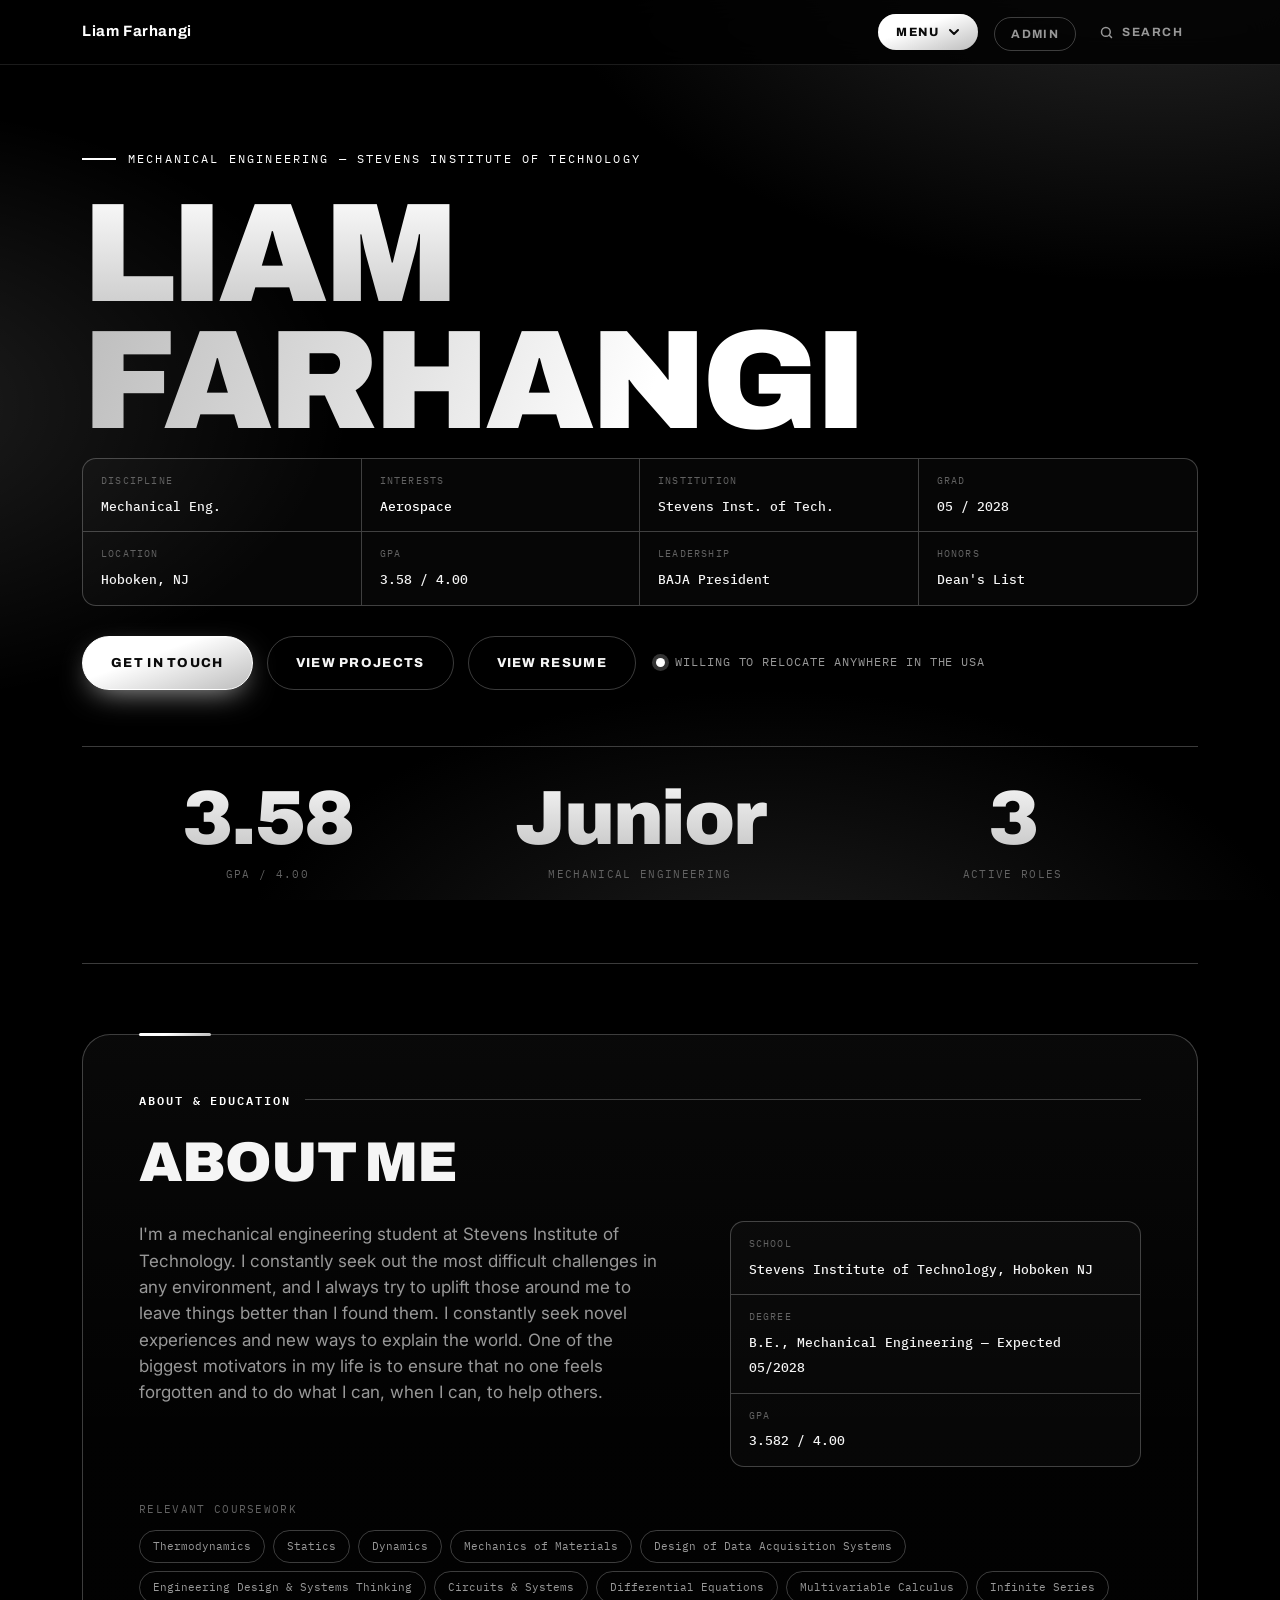
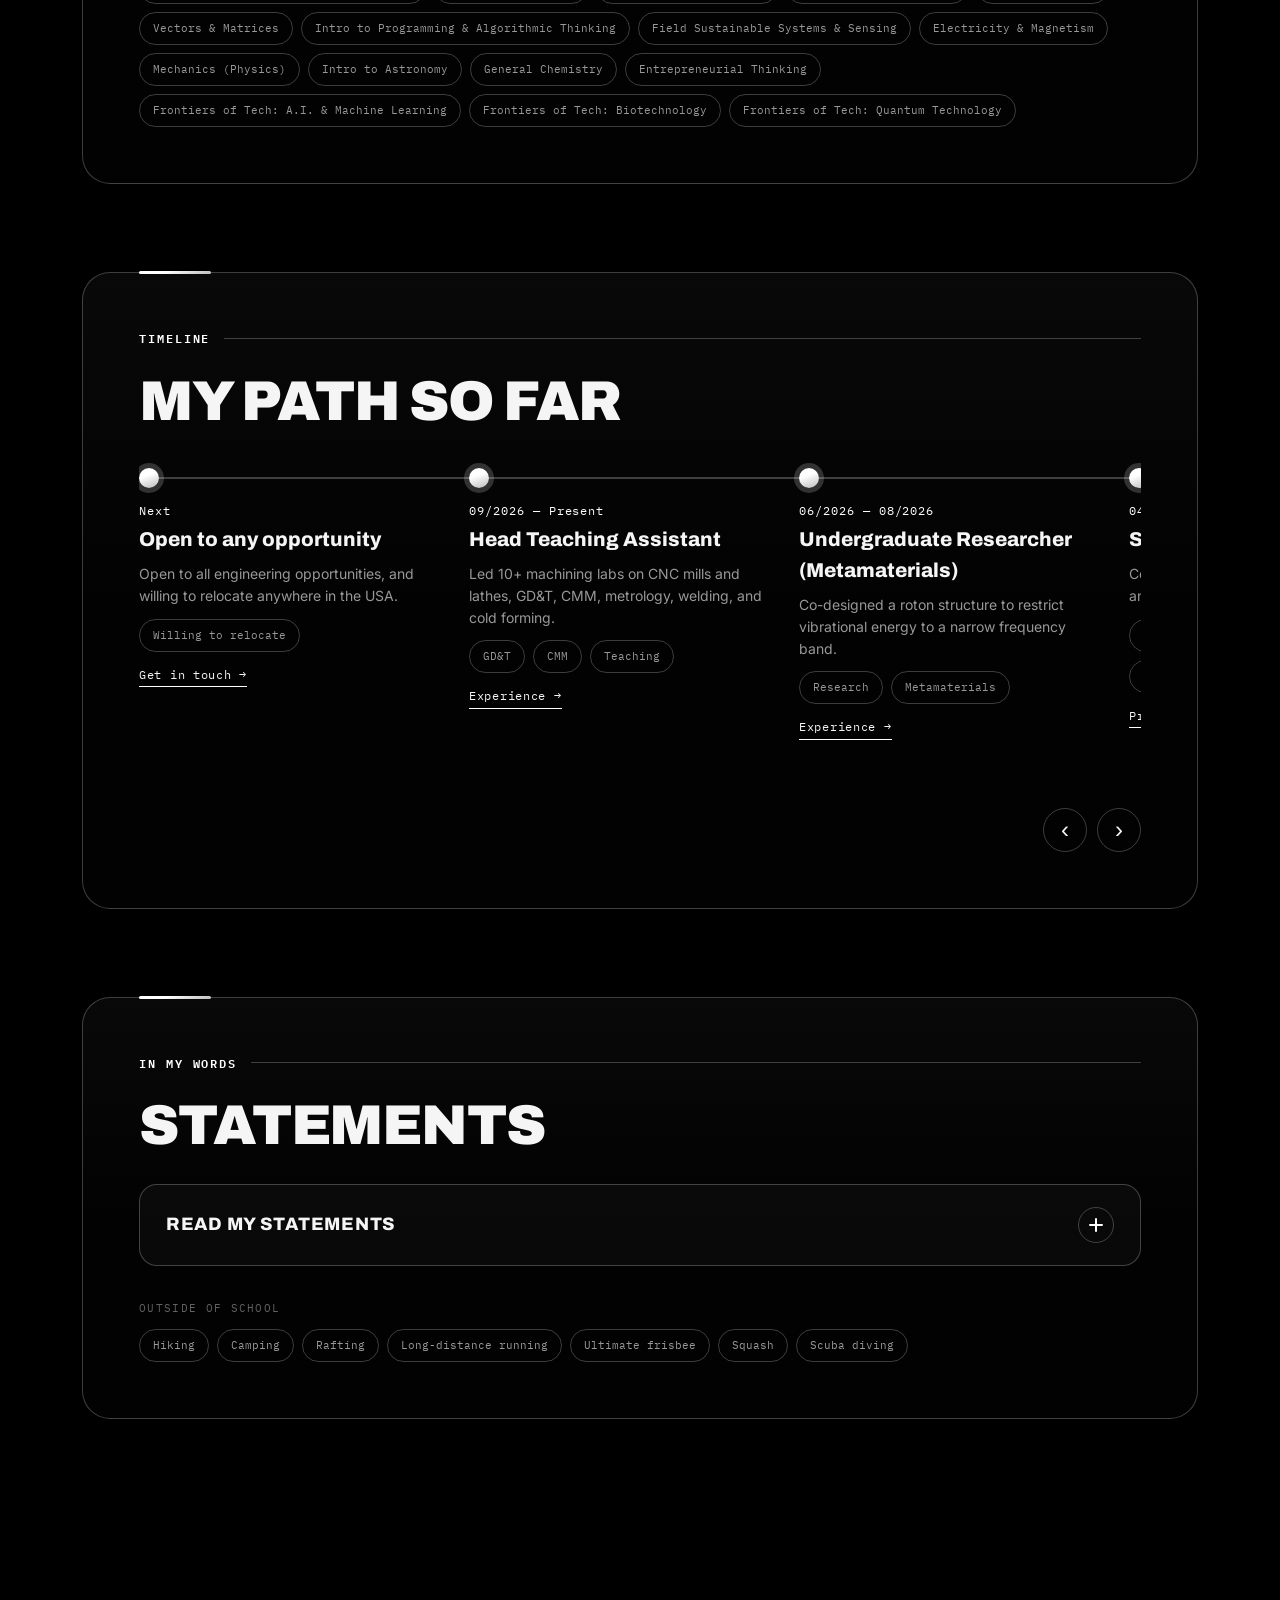
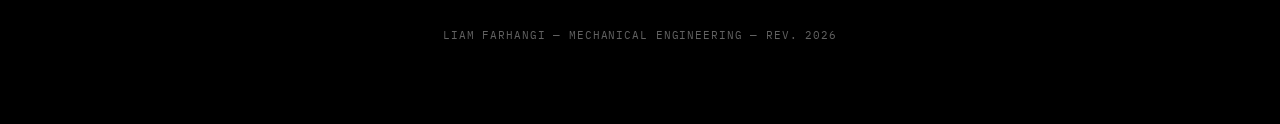
<file: index.html>
<!DOCTYPE html>
<html lang="en">
<head>
<meta charset="UTF-8">
<meta name="viewport" content="width=device-width, initial-scale=1.0">
<title>Liam Farhangi — Mechanical Engineer</title>
<link rel="preconnect" href="https://fonts.googleapis.com">
<link rel="preconnect" href="https://fonts.gstatic.com" crossorigin>
<link rel="stylesheet" href="https://fonts.googleapis.com/css2?family=Archivo:wght@500;700;800;900&family=Inter:wght@400;500;600&family=IBM+Plex+Mono:wght@400;500;600&display=swap">
<link rel="stylesheet" href="style.css">
</head>
<body data-page="about">

<nav>
  <div class="wrap">
    <a class="nav-mark" href="index.html"><b>Liam Farhangi</b></a>
    <ul class="nav-links">
      <li class="has-sub"><button class="menu-trigger" type="button" aria-haspopup="true" aria-expanded="false"><span>Menu</span><svg viewBox="0 0 12 12" fill="none" stroke="currentColor" stroke-width="2" stroke-linecap="round" stroke-linejoin="round"><path d="M2 4l4 4 4-4"/></svg></button><ul class="sub"><li><a href="index.html" class="active">About</a></li><li><a href="experience.html">Experience</a></li><li><a href="projects.html">Projects</a></li><li><a href="skills.html">Skills</a></li><li><a href="contact.html">Contact</a></li><li class="m-only"><a href="admin.html">Admin</a></li></ul></li>
      <li><a href="admin.html" class="admin-btn">Admin</a></li>
    </ul>
  </div>
</nav>

<main>
  <div class="wrap">
    <header class="hero">
      <div class="hero-eyebrow" data-bind="about.eyebrow">Mechanical Engineering — Stevens Institute of Technology</div>
      <h1 class="name"><span data-bind="about.nameLine1">LIAM</span><br><span class="last" data-bind="about.nameLine2">FARHANGI</span></h1>
      <div data-bind="about.photo"></div>
      <div class="title-block">
        <div class="tb-row" data-list="about.grid1"></div>
        <div class="tb-row" data-list="about.grid2"></div>
      </div>
      <div class="hero-cta">
        <a class="btn primary" href="contact.html">Get in touch</a>
        <a class="btn ghost" href="projects.html">View projects</a>
        <a class="btn ghost" data-resume href="Liam_Farhangi_Resume.pdf" target="_blank" rel="noopener">View resume</a>
        <span class="reloc"><i></i>Willing to relocate anywhere in the USA</span>
      </div>
    </header>

    <div class="gallery" data-list="about.gallery" hidden></div>

    <section class="blk" id="about">
      <div class="sheet-label"><span class="num">ABOUT & EDUCATION</span><span class="rule"></span></div>
      <h2 class="head">About me</h2>
      <div class="about-grid">
        <div class="about-text"><p data-bind="about.bodyP1"></p></div>
        <div class="title-block">
          <div class="tb-row" style="grid-template-columns:1fr;"><div class="tb-cell"><span class="k">School</span><span class="v" data-bind="about.school"></span></div></div>
          <div class="tb-row" style="grid-template-columns:1fr;"><div class="tb-cell"><span class="k">Degree</span><span class="v" data-bind="about.degree"></span></div></div>
          <div class="tb-row" style="grid-template-columns:1fr;"><div class="tb-cell"><span class="k">GPA</span><span class="v" data-bind="about.gpa"></span></div></div>
        </div>
      </div>
      <div class="coursework">
        <span class="k">Relevant Coursework</span>
        <div class="tag-row" data-list="about.coursework"></div>
      </div>
    </section>

    <section class="blk" id="timeline">
      <div class="sheet-label"><span class="num">TIMELINE</span><span class="rule"></span></div>
      <h2 class="head">My path so far</h2>
      <div class="htl" data-list="about.timeline"></div>
      <div class="htl-nav"><button class="htl-btn prev" aria-label="Scroll left">‹</button><button class="htl-btn next" aria-label="Scroll right">›</button></div>
    </section>

    <section class="blk" id="statements">
      <div class="sheet-label"><span class="num">IN MY WORDS</span><span class="rule"></span></div>
      <h2 class="head">Statements</h2>
      <div class="fold" id="stm-fold">
        <button class="fold-btn" type="button" aria-expanded="false"><span class="fold-label">Read my statements</span><span class="chev"></span></button>
        <div class="fold-body"><div class="fold-inner"><div class="fcf-grid stm" data-list="about.statements"></div></div></div>
      </div>
      <div class="coursework"><span class="k">Outside of school</span><div class="tag-row" data-list="about.beyond"></div></div>
    </section>
  </div>
</main>

<footer>LIAM FARHANGI &mdash; MECHANICAL ENGINEERING &mdash; REV. 2026</footer>
<script src="script.js" defer></script>
<script src="fx.js" defer></script>
<script src="search.js" defer></script>
</body>
</html>
</file>
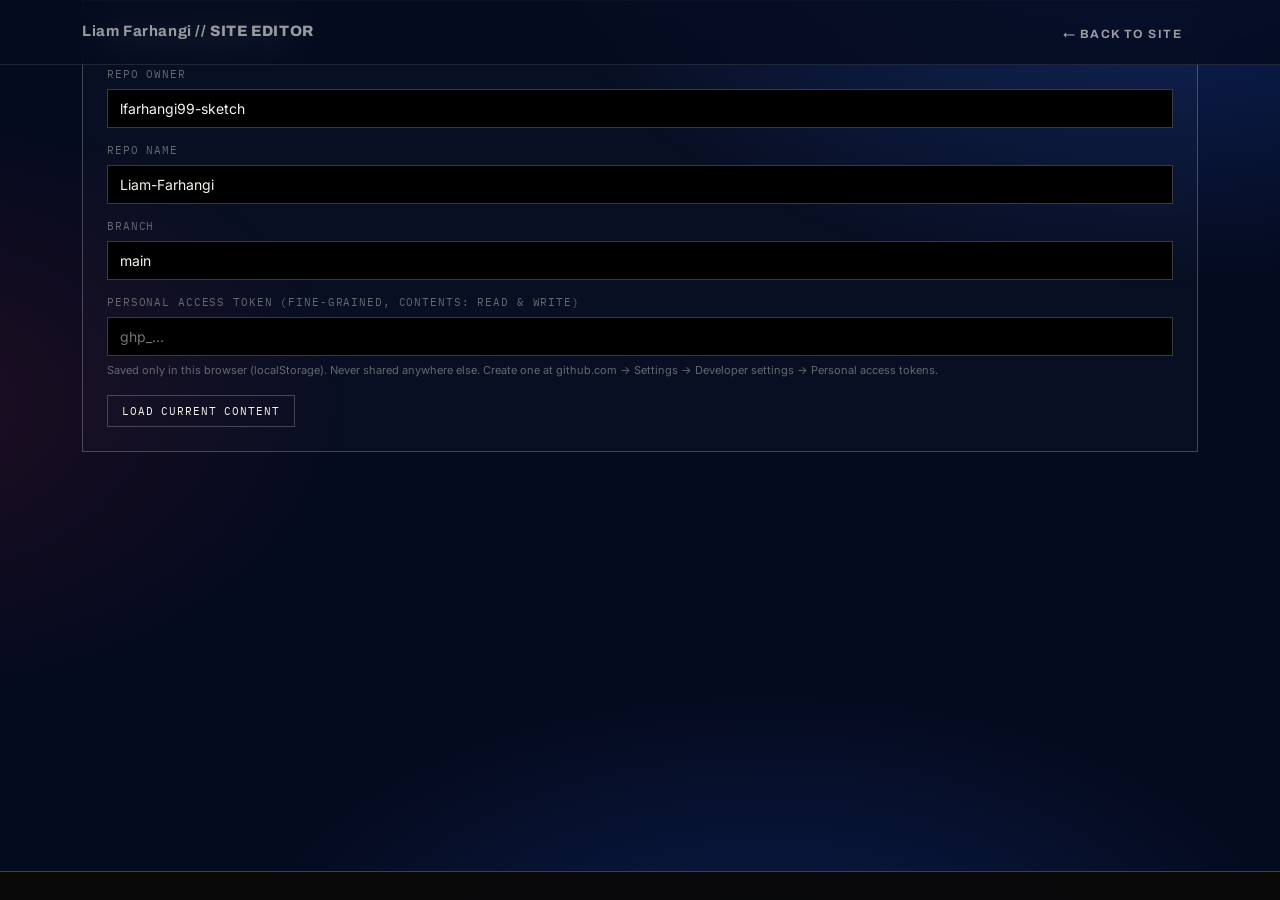
<file: admin.html>
<!DOCTYPE html>
<html lang="en">
<head>
<meta charset="UTF-8">
<meta name="viewport" content="width=device-width, initial-scale=1.0">
<title>Site Editor — L.O.F</title>
<link rel="preconnect" href="https://fonts.googleapis.com">
<link rel="preconnect" href="https://fonts.gstatic.com" crossorigin>
<link rel="stylesheet" href="https://fonts.googleapis.com/css2?family=Archivo:wght@500;700;800;900&family=Inter:wght@400;500;600&family=IBM+Plex+Mono:wght@400;500;600&display=swap">
<link rel="stylesheet" href="style.css">
<style>
  main{ padding:100px 0 80px; max-width:820px; margin:0 auto; }
  .panel{ border:1px solid var(--line-strong); background:rgba(242,242,240,0.02); padding:24px; margin-bottom:24px; }
  .panel h3{ font-family:var(--font-display); font-size:16px; text-transform:uppercase; margin-bottom:16px; color:var(--accent); }
  label{ display:block; font-family:var(--font-mono); font-size:11px; letter-spacing:0.08em; color:var(--steel); text-transform:uppercase; margin:14px 0 6px; }
  input[type=text], input[type=email], input[type=password], input[type=color], textarea{
    width:100%; background:#000; border:1px solid var(--line-strong); color:var(--paper);
    font-family:var(--font-body); font-size:14px; padding:10px 12px;
  }
  textarea{ min-height:70px; resize:vertical; }
  input[type=color]{ height:42px; padding:2px; cursor:pointer; }
  select{ width:100%; background:#000; border:1px solid var(--line-strong); color:var(--paper); font-family:var(--font-body); font-size:14px; padding:10px 12px; }
  .page-row{ border:1px solid var(--line); padding:16px; margin-top:12px; }
  .page-row h4{ font-family:var(--font-display); font-size:13px; text-transform:uppercase; color:var(--paper); margin-bottom:10px; }
  .row2{ display:grid; grid-template-columns:1fr 1fr; gap:16px; }
  .item{ border:1px solid var(--line); padding:16px; margin-top:12px; position:relative; }
  .item .del, .list-del{ position:absolute; top:10px; right:10px; background:var(--accent); color:#fff; border:none; font-family:var(--font-mono); font-size:10px; padding:4px 8px; cursor:pointer; }
  .add-btn{ font-family:var(--font-mono); font-size:11px; letter-spacing:0.08em; text-transform:uppercase; background:none; border:1px solid var(--line-strong); color:var(--paper); padding:8px 14px; cursor:pointer; margin-top:12px; }
  .add-btn:hover{ border-color:var(--accent); color:var(--accent); }
  .publish-bar{ position:fixed; bottom:0; left:0; right:0; background:rgba(10,10,10,0.96); border-top:1px solid var(--line-strong); padding:14px 24px; display:flex; gap:12px; align-items:center; justify-content:flex-end; z-index:100; }
  .status{ font-family:var(--font-mono); font-size:12px; color:var(--paper-dim); margin-right:auto; }
  .tags-edit span{ display:inline-flex; align-items:center; gap:6px; border:1px solid var(--line-strong); padding:4px 8px; font-family:var(--font-mono); font-size:11px; margin:4px 4px 0 0; }
  .tags-edit span button{ background:none; border:none; color:var(--accent); cursor:pointer; font-size:12px; }
  .lock{ text-align:center; padding-top:160px; }
  .thumb{ max-width:120px; display:block; margin-top:8px; border:1px solid var(--line-strong); }
  small.hint{ display:block; color:var(--steel); font-size:11px; margin-top:6px; }

  /* ---------- Drag & drop grid ---------- */
  .drag-grid{ display:grid; grid-template-columns:1fr 1fr; gap:14px; }
  @media (max-width:600px){ .drag-grid{ grid-template-columns:1fr; } }
  .item[draggable=true]{ cursor:grab; user-select:none; transition:transform .12s ease, outline .12s ease; }
  .item[draggable=true]:active{ cursor:grabbing; }
  .item .handle{ display:inline-flex; align-items:center; gap:6px; font-family:var(--font-mono); font-size:10px; letter-spacing:0.08em; color:var(--steel); text-transform:uppercase; margin-bottom:8px; }
  .item .handle::before{ content:'⠿⠿'; letter-spacing:-2px; color:var(--paper-dim); font-size:14px; }
  .item.dragging{ opacity:0.35; outline:2px dashed var(--accent); }
  .item.drag-over{ outline:2px solid var(--accent); outline-offset:3px; transform:scale(1.01); background:rgba(25,211,197,0.06); }
  .drag-hint{ font-family:var(--font-mono); font-size:11px; color:var(--steel); margin-bottom:4px; display:block; }
  .row3{display:grid;grid-template-columns:repeat(3,1fr);gap:16px}@media(max-width:600px){.row3{grid-template-columns:1fr 1fr}}
  .pal-grid{display:grid;grid-template-columns:repeat(auto-fill,minmax(150px,1fr));gap:12px;margin:14px 0 6px}
  .pal{all:unset;box-sizing:border-box;cursor:pointer;border:1px solid var(--line-strong);border-radius:14px;padding:12px;display:grid;gap:10px;transition:border-color .2s,transform .2s}
  .pal:hover{transform:translateY(-3px);border-color:var(--accent)}.pal.on{border-color:var(--accent);box-shadow:0 0 0 2px var(--accent)}
  .pal .sw{display:flex;height:34px;border-radius:8px;overflow:hidden}.pal .sw i{flex:1}.pal b{font-family:var(--font-mono);font-size:11px;letter-spacing:.06em;font-weight:500;color:var(--paper)}
  .gal-grid{display:grid;grid-template-columns:repeat(auto-fill,minmax(120px,1fr));gap:10px;margin-top:12px}.gal-item{position:relative}.gal-item img{width:100%;height:90px;object-fit:cover;border-radius:8px;border:1px solid var(--line-strong)}
</style>
</head>
<body>

<nav>
  <div class="wrap">
    <div class="nav-mark"><b>Liam Farhangi</b> // SITE EDITOR</div>
    <ul class="nav-links"><li><a href="index.html">← Back to site</a></li></ul>
  </div>
</nav>

<main class="wrap">

  <div id="setup" class="panel">
    <h3>GitHub Connection</h3>
    <label>Repo owner</label>
    <input type="text" id="owner" value="lfarhangi99-sketch">
    <label>Repo name</label>
    <input type="text" id="repo" value="Liam-Farhangi">
    <label>Branch</label>
    <input type="text" id="branch" value="main">
    <label>Personal Access Token (fine-grained, Contents: Read & Write)</label>
    <input type="password" id="token" placeholder="ghp_...">
    <small class="hint">Saved only in this browser (localStorage). Never shared anywhere else. Create one at github.com → Settings → Developer settings → Personal access tokens.</small>
    <button class="add-btn" id="loadBtn" style="margin-top:16px;">Load current content</button>
  </div>

  <div id="editor" style="display:none;">
    <div class="panel">
      <h3>Color Palette</h3>
      <span class="drag-hint">Pick a preset, then fine-tune any color below. The page previews it live.</span>
      <div id="palettes" class="pal-grid"></div>
      <div class="row3">
        <div><label>Accent</label><input type="color" id="theme_accent"></div>
        <div><label>Accent (dark)</label><input type="color" id="theme_accentDim"></div>
        <div><label>Background</label><input type="color" id="theme_bg"></div>
        <div><label>Cards</label><input type="color" id="theme_panel"></div>
        <div><label>Text</label><input type="color" id="theme_paper"></div>
        <div><label>Glow (secondary)</label><input type="color" id="theme_blue"></div>
      </div>
    </div>

    <div class="panel">
      <h3>Page Backgrounds & Layout</h3>
      <span class="drag-hint">Set a different background photo and text placement for each tab</span>
      <div id="pages_list"></div>
    </div>

    <div class="panel">
      <h3>Photo Strip (home page)</h3>
      <span class="drag-hint">Photos slide across the top of the home page. Add as many as you like; remove any with the x.</span>
      <input type="file" id="gallery_file" accept="image/*" multiple>
      <div id="gallery_list" class="gal-grid"></div>
    </div>

    <div class="panel">
      <h3>About / Home</h3>
      <label>Eyebrow line</label><input type="text" id="about_eyebrow">
      <div class="row2">
        <div><label>Name line 1</label><input type="text" id="about_nameLine1"></div>
        <div><label>Name line 2</label><input type="text" id="about_nameLine2"></div>
      </div>
      <label>Role line</label><input type="text" id="about_role">
      <label>Photo (upload, optional)</label>
      <input type="file" id="about_photo_file" accept="image/*">
      <img id="about_photo_thumb" class="thumb" style="display:none;">
      <button class="add-btn" id="about_photo_rm" type="button" style="display:none;">Remove photo</button>
      <label>Paragraph 1</label><textarea id="about_bodyP1"></textarea>
      <label>Paragraph 2</label><textarea id="about_bodyP2"></textarea>
      <div class="row2">
        <div><label>School</label><input type="text" id="about_school"></div>
        <div><label>Degree</label><input type="text" id="about_degree"></div>
      </div>
      <label>GPA</label><input type="text" id="about_gpa">
      <label>Coursework tags</label>
      <div class="tags-edit" id="coursework_tags"></div>
      <input type="text" id="coursework_new" placeholder="Add tag, press Enter">
    </div>

    <div class="panel">
      <h3>Experience</h3>
      <span class="drag-hint">Drag a card by its handle to reorder</span>
      <div id="experience_list"></div>
      <button class="add-btn" id="add_experience">+ Add role</button>
    </div>

    <div class="panel">
      <h3>Projects</h3>
      <span class="drag-hint">Drag cards to reorder — they snap into the grid</span>
      <div id="projects_list" class="drag-grid"></div>
      <button class="add-btn" id="add_project">+ Add project</button>
    </div>

    <div class="panel">
      <h3>Skills</h3>
      <span class="drag-hint">Drag cards to reorder — they snap into the grid</span>
      <div id="skills_list" class="drag-grid"></div>
      <button class="add-btn" id="add_skill">+ Add skill group</button>
    </div>

    <div class="panel">
      <h3>Advanced: Edit All Content (JSON)</h3>
      <span class="drag-hint">Full control: timeline, statements, groups, links. Edit, then click Apply.</span>
      <textarea id="raw_json" style="min-height:260px;font-family:var(--font-mono);font-size:12px;"></textarea>
      <button class="add-btn" id="apply_json">Apply JSON to form</button>
    </div>

    <div class="panel">
      <h3>Contact</h3>
      <label>Intro line</label><textarea id="contact_lede"></textarea>
      <div class="row2">
        <div><label>Email</label><input type="text" id="contact_email"></div>
        <div><label>Phone (display)</label><input type="text" id="contact_phone"></div>
      </div>
      <div class="row2">
        <div><label>Phone (digits only, for tel: link)</label><input type="text" id="contact_phoneHref"></div>
        <div><label>Location</label><input type="text" id="contact_location"></div>
      </div>
      <div class="row2">
        <div><label>LinkedIn label</label><input type="text" id="contact_linkedinLabel"></div>
        <div><label>LinkedIn URL</label><input type="text" id="contact_linkedinHref"></div>
      </div>
      <label>Resume PDF (upload, optional)</label>
      <input type="file" id="resume_file" accept="application/pdf">
      <small class="hint" id="resume_current"></small>
      <button class="add-btn" id="resume_rm" type="button" style="display:none;">Remove uploaded resume (use the default one)</button>
    </div>
  </div>

  <div style="height:80px;"></div>
</main>

<div class="publish-bar">
  <span class="status" id="status"></span>
  <button class="add-btn" id="backupBtn" style="display:none;">Download backup</button>
  <button class="add-btn" id="publishBtn" style="display:none;">Publish changes</button>
</div>

<script>
let content = null;
let sha = null; // sha of content.json on GitHub, needed to update it
const $ = (id) => document.getElementById(id);
const statusEl = $("status");

function creds() {
  return { owner: $("owner").value.trim(), repo: $("repo").value.trim(), branch: $("branch").value.trim(), token: $("token").value.trim() };
}
function apiBase() { const c = creds(); return `https://api.github.com/repos/${c.owner}/${c.repo}/contents/`; }
function authHeaders() { const c = creds(); return { Authorization: "token " + c.token, Accept: "application/vnd.github+json" }; }

// restore saved connection info (auto-login when a token is saved)
["owner","repo","branch","token"].forEach(id => { const v = localStorage.getItem("lof_"+id); if (v) $(id).value = v; });

$("loadBtn").addEventListener("click", async () => {
  ["owner","repo","branch","token"].forEach(id => localStorage.setItem("lof_"+id, $(id).value.trim()));
  statusEl.textContent = "Loading...";
  try {
    const c = creds();
    const res = await fetch(apiBase() + "content.json?ref=" + c.branch, { headers: authHeaders() });
    if (!res.ok) throw new Error("Could not read content.json (" + res.status + "). Check token/repo/branch.");
    const json = await res.json();
    sha = json.sha;
    content = JSON.parse(decodeURIComponent(escape(atob(json.content))));
    maybeRestoreDraft();
    fillForm();
    $("setup").style.display = "none";
    $("editor").style.display = "block";
    $("publishBtn").style.display = "inline-block"; $("backupBtn").style.display = "inline-block";
    statusEl.textContent = "Loaded. Edit below, then Publish.";
  } catch (e) {
    statusEl.textContent = "Error: " + e.message;
  }
});

let rawDirty = false;
$("raw_json").addEventListener("input", () => { rawDirty = true; });
const THEME_KEYS = ["accent", "accentDim", "bg", "panel", "paper", "blue"];
const PALETTES = [
  { n: "Red Bull Japan (default)", c: { accent: "#E8223B", accentDim: "#A32638", bg: "#050B1F", panel: "#0B1736", paper: "#F6F3EC", blue: "#12307A" } },
  { n: "Stevens", c: { accent: "#C42E45", accentDim: "#A32638", bg: "#111316", panel: "#1B1E23", paper: "#F2F2F2", blue: "#5B5F66" } },
  { n: "Black & White", c: { accent: "#FFFFFF", accentDim: "#BDBDBD", bg: "#000000", panel: "#0D0D0D", paper: "#F5F5F5", blue: "#3A3A3A" } },
  { n: "Teal & Black", c: { accent: "#19D3C5", accentDim: "#0E9C91", bg: "#050505", panel: "#0C1111", paper: "#F2F7F6", blue: "#0B3B38" } },
  { n: "Corporate Blue", c: { accent: "#3B82F6", accentDim: "#1D4ED8", bg: "#0B1120", panel: "#131C31", paper: "#F1F5F9", blue: "#1E3A8A" } },
  { n: "Navy & Gold", c: { accent: "#D4AF37", accentDim: "#9C7F1F", bg: "#0A1020", panel: "#111A30", paper: "#F5F1E6", blue: "#1B2F6B" } },
  { n: "Aerospace Orange", c: { accent: "#FF6A13", accentDim: "#C24A00", bg: "#0A0A0C", panel: "#151517", paper: "#F5F1EA", blue: "#4A2A10" } },
  { n: "Forest Green", c: { accent: "#3DDC84", accentDim: "#1E9E5A", bg: "#06100B", panel: "#0D1A12", paper: "#EEF6F0", blue: "#0F3D26" } }
];
function hexRgb(h) { h = h.replace("#", ""); const n = parseInt(h, 16); return [(n >> 16) & 255, (n >> 8) & 255, n & 255]; }
function applyThemeLive() {
  const r = document.documentElement.style, T = {};
  THEME_KEYS.forEach((k) => { T[k] = $("theme_" + k).value; });
  r.setProperty("--accent", T.accent); r.setProperty("--accent-dim", T.accentDim); r.setProperty("--bg", T.bg); r.setProperty("--panel", T.panel); r.setProperty("--paper", T.paper); r.setProperty("--blue", T.blue);
  r.setProperty("--accent-rgb", hexRgb(T.accent).join(",")); r.setProperty("--blue-rgb", hexRgb(T.blue).join(",")); r.setProperty("--paper-rgb", hexRgb(T.paper).join(",")); r.setProperty("--bg-rgb", hexRgb(T.bg).join(","));
  const [R, G, B] = hexRgb(T.accent); r.setProperty("--on-accent", 0.299 * R + 0.587 * G + 0.114 * B > 150 ? "#0a0a0a" : "#fff");
  document.querySelectorAll(".pal").forEach((p, i) => p.classList.toggle("on", THEME_KEYS.every((k) => PALETTES[i].c[k].toLowerCase() === T[k].toLowerCase())));
}
$("palettes").innerHTML = PALETTES.map((p, i) => `<button class="pal" data-i="${i}"><span class="sw">${["bg", "panel", "blue", "accentDim", "accent", "paper"].map((k) => `<i style="background:${p.c[k]}"></i>`).join("")}</span><b>${p.n}</b></button>`).join("");
$("palettes").addEventListener("click", (e) => { const b = e.target.closest(".pal"); if (!b) return; const c = PALETTES[+b.dataset.i].c; THEME_KEYS.forEach((k) => { $("theme_" + k).value = c[k]; }); applyThemeLive(); statusEl.textContent = "Palette applied. Click Publish to save."; });
THEME_KEYS.forEach((k) => $("theme_" + k).addEventListener("input", applyThemeLive));
function fillRaw() { rawDirty = false; $("raw_json").value = JSON.stringify(content, null, 2); }
$("apply_json").addEventListener("click", () => {
  try { content = JSON.parse($("raw_json").value); fillForm(); statusEl.textContent = "JSON applied. Click Publish to save."; }
  catch (e) { statusEl.textContent = "JSON error: " + e.message; }
});
function fillForm() {
  fillRaw();
  const T = Object.assign({}, PALETTES[0].c, content.theme);
  THEME_KEYS.forEach((k) => { $("theme_" + k).value = T[k]; });
  applyThemeLive();

  const a = content.about;
  $("about_eyebrow").value = a.eyebrow;
  $("about_nameLine1").value = a.nameLine1;
  $("about_nameLine2").value = a.nameLine2;
  $("about_role").value = a.role;
  $("about_bodyP1").value = a.bodyP1;
  $("about_bodyP2").value = a.bodyP2;
  $("about_school").value = a.school;
  $("about_degree").value = a.degree;
  $("about_gpa").value = a.gpa;
  if (a.photo) { $("about_photo_thumb").src = "assets/" + a.photo; $("about_photo_thumb").style.display = "block"; $("about_photo_rm").style.display = "inline-block"; } else { $("about_photo_thumb").style.display = "none"; $("about_photo_rm").style.display = "none"; }
  $("resume_rm").style.display = content.contact.resumeFile ? "inline-block" : "none";
  renderTags();

  renderPagesList();
  renderGallery();
  renderExperienceList();
  renderProjectsList();
  renderSkillsList();

  const c = content.contact;
  $("contact_lede").value = c.lede;
  $("contact_email").value = c.email;
  $("contact_phone").value = c.phone;
  $("contact_phoneHref").value = c.phoneHref;
  $("contact_location").value = c.location;
  $("contact_linkedinLabel").value = c.linkedinLabel;
  $("contact_linkedinHref").value = c.linkedinHref;
  $("resume_current").textContent = c.resumeFile ? ("Current: " + c.resumeFile) : "No resume uploaded yet.";
}

function renderTags() {
  const wrap = $("coursework_tags");
  wrap.innerHTML = "";
  content.about.coursework.forEach((t, i) => {
    const span = document.createElement("span");
    span.textContent = t + " ";
    const btn = document.createElement("button");
    btn.textContent = "✕";
    btn.onclick = () => { content.about.coursework.splice(i, 1); renderTags(); };
    span.appendChild(btn);
    wrap.appendChild(span);
  });
}
$("coursework_new").addEventListener("keydown", (e) => {
  if (e.key === "Enter" && e.target.value.trim()) {
    content.about.coursework.push(e.target.value.trim());
    e.target.value = "";
    renderTags();
  }
});

const PAGE_LABELS = { about: "About", experience: "Experience", projects: "Projects", skills: "Skills", contact: "Contact" };
function renderPagesList() {
  const wrap = $("pages_list");
  wrap.innerHTML = "";
  Object.keys(content.pages).forEach((key) => {
    const cfg = content.pages[key];
    const row = document.createElement("div");
    row.className = "page-row";
    row.innerHTML = `
      <h4>${PAGE_LABELS[key] || key}</h4>
      <label>Background photo (upload, optional)</label>
      <input type="file" accept="image/*" data-bgfile>
      ${cfg.background ? `<img src="assets/${escAttr(cfg.background)}" class="thumb"><button class="add-btn" type="button" data-rmbg>Remove background</button>` : `<small class="hint">No background set — uses default black grid.</small>`}
      <label>Text placement</label>
      <select data-align>
        <option value="left"${cfg.align === "left" ? " selected" : ""}>Left (default)</option>
        <option value="center"${cfg.align === "center" ? " selected" : ""}>Center</option>
      </select>`;
    row.querySelector("[data-bgfile]").addEventListener("change", async (e) => {
      if (e.target.files[0]) {
        const filename = await queueImageUpload(e.target.files[0]);
        cfg.background = filename;
        renderPagesList();
      }
    });
    const rb = row.querySelector("[data-rmbg]"); if (rb) rb.addEventListener("click", () => { removeAsset(cfg.background); cfg.background = ""; renderPagesList(); });
    row.querySelector("[data-align]").addEventListener("change", (e) => { cfg.align = e.target.value; });
    wrap.appendChild(row);
  });
}

function renderExperienceList() {
  const wrap = $("experience_list");
  wrap.innerHTML = "";
  content.experience.forEach((xp, i) => {
    const div = document.createElement("div");
    div.className = "item";
    div.innerHTML = `
      <div class="handle">Drag to reorder</div>
      <button class="del">✕ Remove</button>
      <label>Role</label><input type="text" data-f="role" value="${escAttr(xp.role)}">
      <div class="row2">
        <div><label>Organization</label><input type="text" data-f="org" value="${escAttr(xp.org)}"></div>
        <div><label>Dates</label><input type="text" data-f="dates" value="${escAttr(xp.dates)}"></div>
      </div>
      <label>Bullets (one per line)</label>
      <textarea data-f="bullets" style="min-height:100px;">${escHtml(xp.bullets.join("\n"))}</textarea>`;
    div.querySelector(".del").onclick = () => { content.experience.splice(i, 1); renderExperienceList(); };
    div.querySelectorAll("[data-f]").forEach(el => el.addEventListener("input", () => {
      const f = el.dataset.f;
      if (f === "bullets") xp.bullets = el.value.split("\n").map(s => s.trim()).filter(Boolean);
      else xp[f] = el.value;
    }));
    wrap.appendChild(div);
  });
  enableDragReorder(wrap, content.experience, renderExperienceList);
}
$("add_experience").onclick = () => { content.experience.push({ role: "New Role", org: "Organization", dates: "MM/YYYY — Present", bullets: [] }); renderExperienceList(); };

function renderProjectsList() {
  const wrap = $("projects_list");
  wrap.innerHTML = "";
  content.projects.forEach((p, i) => {
    const div = document.createElement("div");
    div.className = "item";
    div.innerHTML = `
      <div class="handle">Drag to reorder</div>
      <button class="del">✕ Remove</button>
      <label>Title</label><input type="text" data-f="title" value="${escAttr(p.title)}">
      <label>Role / dates</label><input type="text" data-f="role" value="${escAttr(p.role)}">
      <label>Image (upload, optional)</label>
      <input type="file" accept="image/*" data-imgfile>
      ${p.image ? `<img src="assets/${escAttr(p.image)}" class="thumb"><button class="add-btn" type="button" data-rmimg>Remove image</button>` : ""}
      <label>Paragraphs (one per line)</label>
      <textarea data-f="paragraphs" style="min-height:100px;">${escHtml(p.paragraphs.join("\n"))}</textarea>
      <label>Stack / footer line</label><input type="text" data-f="stack" value="${escAttr(p.stack || "")}">`;
    div.querySelector(".del").onclick = () => { content.projects.splice(i, 1); renderProjectsList(); };
    div.querySelectorAll("[data-f]").forEach(el => el.addEventListener("input", () => {
      const f = el.dataset.f;
      if (f === "paragraphs") p.paragraphs = el.value.split("\n").map(s => s.trim()).filter(Boolean);
      else p[f] = el.value;
    }));
    const rm = div.querySelector("[data-rmimg]"); if (rm) rm.addEventListener("click", () => { removeAsset(p.image); p.image = ""; renderProjectsList(); });
    const imgInput = div.querySelector("[data-imgfile]");
    imgInput.addEventListener("change", async () => {
      if (imgInput.files[0]) {
        const filename = await queueImageUpload(imgInput.files[0]);
        p.image = filename;
      }
    });
    wrap.appendChild(div);
  });
  enableDragReorder(wrap, content.projects, renderProjectsList);
}
$("add_project").onclick = () => { content.projects.push({ title: "New Project", role: "Role · dates", image: "", paragraphs: [], stack: "" }); renderProjectsList(); };

function renderSkillsList() {
  const wrap = $("skills_list");
  wrap.innerHTML = "";
  content.skills.forEach((s, i) => {
    const div = document.createElement("div");
    div.className = "item";
    div.innerHTML = `
      <div class="handle">Drag to reorder</div>
      <button class="del">✕ Remove</button>
      <div class="row2">
        <div><label>Symbol</label><input type="text" data-f="sym" value="${escAttr(s.sym)}"></div>
        <div><label>Group name</label><input type="text" data-f="head" value="${escAttr(s.head)}"></div>
      </div>
      <label>Tags (comma separated)</label>
      <input type="text" data-f="tags" value="${escAttr(s.tags.join(", "))}">`;
    div.querySelector(".del").onclick = () => { content.skills.splice(i, 1); renderSkillsList(); };
    div.querySelectorAll("[data-f]").forEach(el => el.addEventListener("input", () => {
      const f = el.dataset.f;
      if (f === "tags") s.tags = el.value.split(",").map(x => x.trim()).filter(Boolean);
      else s[f] = el.value;
    }));
    wrap.appendChild(div);
  });
  enableDragReorder(wrap, content.skills, renderSkillsList);
}
$("add_skill").onclick = () => { content.skills.push({ sym: "◇", head: "New Group", tags: [] }); renderSkillsList(); };

// pending binary uploads (images/resume) queued until Publish
let pendingFiles = []; // {path, base64}
let pendingDeletes = [];
function removeAsset(name) { if (!name) return; const q = pendingFiles.some((f) => f.path === "assets/" + name); pendingFiles = pendingFiles.filter((f) => f.path !== "assets/" + name); if (!q) pendingDeletes.push("assets/" + name); statusEl.textContent = "Removed. Click Publish to save."; }
function fileToBase64(file) {
  return new Promise((resolve, reject) => {
    const r = new FileReader();
    r.onload = () => resolve(r.result.split(",")[1]);
    r.onerror = reject;
    r.readAsDataURL(file);
  });
}
async function compressImage(file) {
  const bmp = await createImageBitmap(file), k = Math.min(1, 1920 / Math.max(bmp.width, bmp.height));
  const cv = document.createElement("canvas"); cv.width = Math.round(bmp.width * k); cv.height = Math.round(bmp.height * k);
  cv.getContext("2d").drawImage(bmp, 0, 0, cv.width, cv.height);
  return cv.toDataURL("image/jpeg", 0.82).split(",")[1];
}
async function queueImageUpload(file) {
  const isPhoto = file.type.startsWith("image/") && !/svg|gif/.test(file.type);
  const safe = Date.now() + "_" + (isPhoto ? file.name.replace(/\.[^.]+$/, "").replace(/[^a-zA-Z0-9\-_]/g, "") + ".jpg" : file.name.replace(/[^a-zA-Z0-9.\-_]/g, ""));
  const base64 = isPhoto ? await compressImage(file) : await fileToBase64(file);
  pendingFiles.push({ path: "assets/" + safe, base64 });
  statusEl.textContent = "Image queued: " + safe + " (will upload on Publish)";
  return safe;
}
$("about_photo_file").addEventListener("change", async (e) => {
  if (e.target.files[0]) {
    const filename = await queueImageUpload(e.target.files[0]);
    content.about.photo = filename;
    $("about_photo_thumb").src = URL.createObjectURL(e.target.files[0]);
    $("about_photo_thumb").style.display = "block"; $("about_photo_rm").style.display = "inline-block";
  }
});
$("resume_file").addEventListener("change", async (e) => {
  if (e.target.files[0]) {
    const filename = await queueImageUpload(e.target.files[0]);
    content.contact.resumeFile = filename;
    $("resume_current").textContent = "Will upload: " + filename;
  }
});

// Generic drag-to-reorder with grid snapping. Call after building .item cards in a container.
function enableDragReorder(container, arr, rerender) {
  let dragIndex = null;
  const items = Array.from(container.querySelectorAll(":scope > .item"));
  items.forEach((el, idx) => {
    el.draggable = true;
    el.addEventListener("dragstart", (e) => {
      if (["INPUT", "TEXTAREA"].includes(e.target.tagName)) { e.preventDefault(); return; }
      dragIndex = idx;
      el.classList.add("dragging");
    });
    el.addEventListener("dragend", () => {
      items.forEach((x) => x.classList.remove("dragging", "drag-over"));
    });
    el.addEventListener("dragover", (e) => {
      e.preventDefault();
      el.classList.add("drag-over");
    });
    el.addEventListener("dragleave", () => el.classList.remove("drag-over"));
    el.addEventListener("drop", (e) => {
      e.preventDefault();
      el.classList.remove("drag-over");
      if (dragIndex === null || dragIndex === idx) return;
      const [moved] = arr.splice(dragIndex, 1);
      arr.splice(idx, 0, moved);
      rerender();
    });
  });
}

$("about_photo_rm").addEventListener("click", () => { removeAsset(content.about.photo); content.about.photo = ""; $("about_photo_file").value = ""; $("about_photo_thumb").style.display = "none"; $("about_photo_rm").style.display = "none"; });
$("resume_rm").addEventListener("click", () => { removeAsset(content.contact.resumeFile); content.contact.resumeFile = ""; $("resume_file").value = ""; $("resume_current").textContent = "Using the default resume."; $("resume_rm").style.display = "none"; });
async function deleteFile(path) { const c = creds(); const r = await fetch(apiBase() + path + "?ref=" + c.branch, { headers: authHeaders() }); if (!r.ok) return; const j = await r.json(); await fetch(apiBase() + path, { method: "DELETE", headers: { ...authHeaders(), "Content-Type": "application/json" }, body: JSON.stringify({ message: "Remove " + path, sha: j.sha, branch: c.branch }) }); }
function renderGallery() { const w = $("gallery_list"); w.innerHTML = ""; (content.about.gallery = content.about.gallery || []).forEach((f, i) => { const dv = document.createElement("div"); dv.className = "gal-item"; dv.innerHTML = `<img src="assets/${escAttr(f)}" alt=""><button class="list-del" type="button">✕</button>`; dv.querySelector("button").onclick = () => { removeAsset(f); content.about.gallery.splice(i, 1); renderGallery(); }; w.appendChild(dv); }); }
$("gallery_file").addEventListener("change", async (e) => { for (const f of e.target.files) { const n = await queueImageUpload(f); (content.about.gallery = content.about.gallery || []).push(n); } e.target.value = ""; renderGallery(); });
function escAttr(s) { return String(s == null ? "" : s).replace(/"/g, "&quot;"); }
function escHtml(s) { return String(s == null ? "" : s).replace(/</g, "&lt;"); }

function collectForm() {
  THEME_KEYS.forEach((k) => { content.theme[k] = $("theme_" + k).value; });

  const a = content.about;
  a.eyebrow = $("about_eyebrow").value;
  a.nameLine1 = $("about_nameLine1").value;
  a.nameLine2 = $("about_nameLine2").value;
  a.role = $("about_role").value;
  a.bodyP1 = $("about_bodyP1").value;
  a.bodyP2 = $("about_bodyP2").value;
  a.school = $("about_school").value;
  a.degree = $("about_degree").value;
  a.gpa = $("about_gpa").value;

  const c = content.contact;
  c.lede = $("contact_lede").value;
  c.email = $("contact_email").value;
  c.phone = $("contact_phone").value;
  c.phoneHref = $("contact_phoneHref").value;
  c.location = $("contact_location").value;
  c.linkedinLabel = $("contact_linkedinLabel").value;
  c.linkedinHref = $("contact_linkedinHref").value;
}

$("publishBtn").addEventListener("click", async () => {
  if (rawDirty && !confirm("The JSON box has unapplied edits. Publish without them?")) return;
  collectForm();
  statusEl.textContent = "Publishing...";
  try {
    // 1. upload any queued binary files first
    for (const f of pendingFiles) {
      await putFile(f.path, f.base64, "Add/update " + f.path);
    }
    pendingFiles = [];
    for (const p of pendingDeletes) { try { await deleteFile(p); } catch (e) {} }
    pendingDeletes = [];
    // 2. update content.json
    const jsonStr = JSON.stringify(content, null, 2);
    const b64 = btoa(unescape(encodeURIComponent(jsonStr)));
    const res = await putFile("content.json", b64, "Update site content", sha);
    sha = res.content.sha;
    localStorage.removeItem("lof_draft");
    statusEl.textContent = "Published! Saved to your site. Refresh the live site in ~30 seconds.";
  } catch (e) {
    statusEl.textContent = "Error: " + e.message;
  }
});

async function putFile(path, base64Content, message, existingSha) {
  const c = creds();
  // check if file already exists to get its sha (needed to overwrite)
  let fileSha = existingSha;
  if (!fileSha) {
    const check = await fetch(apiBase() + path + "?ref=" + c.branch, { headers: authHeaders() });
    if (check.ok) { const j = await check.json(); fileSha = j.sha; }
  }
  const body = { message, content: base64Content, branch: c.branch };
  if (fileSha) body.sha = fileSha;
  const res = await fetch(apiBase() + path, { method: "PUT", headers: { ...authHeaders(), "Content-Type": "application/json" }, body: JSON.stringify(body) });
  if (!res.ok) { const err = await res.json().catch(() => ({})); throw new Error("Failed to save " + path + ": " + (err.message || res.status)); }
  return res.json();
}
function maybeRestoreDraft() {
  try { const dr = JSON.parse(localStorage.getItem("lof_draft") || "null");
    if (dr && JSON.stringify(dr.content) !== JSON.stringify(content) && confirm("You have unpublished edits saved in this browser (" + new Date(dr.t).toLocaleString() + "). Restore them?")) content = dr.content; } catch (e) {}
}
let draftTimer;
document.addEventListener("input", () => {
  if (!content || $("editor").style.display === "none") return;
  clearTimeout(draftTimer);
  draftTimer = setTimeout(() => { try { collectForm(); localStorage.setItem("lof_draft", JSON.stringify({ t: Date.now(), content })); statusEl.textContent = "Draft saved in this browser (not published yet)"; } catch (e) {} }, 700);
});
$("backupBtn").addEventListener("click", () => { collectForm(); const a = document.createElement("a"); a.href = URL.createObjectURL(new Blob([JSON.stringify(content, null, 2)], { type: "application/json" })); a.download = "content-backup-" + new Date().toISOString().slice(0, 10) + ".json"; a.click(); });
if(localStorage.getItem('lof_token')){$('loadBtn').click();}
</script>
</body>
</html>
</file>
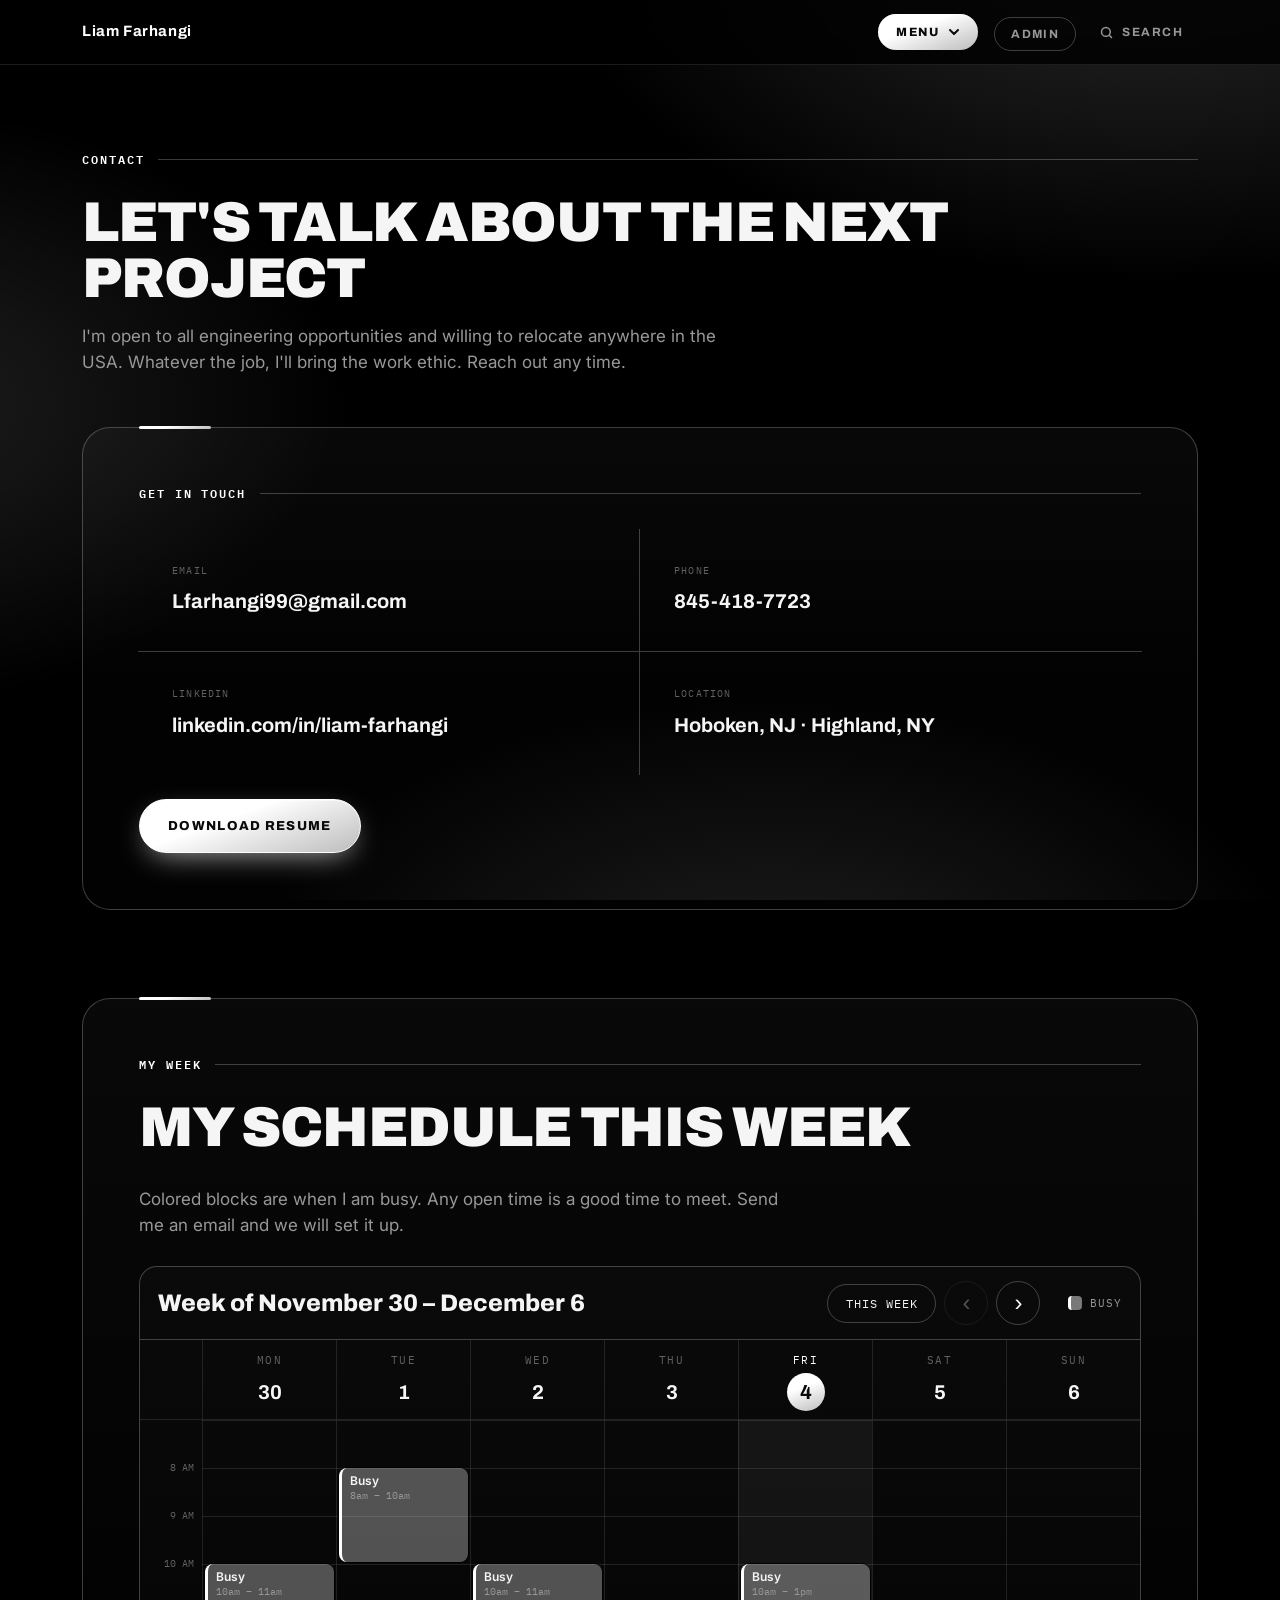
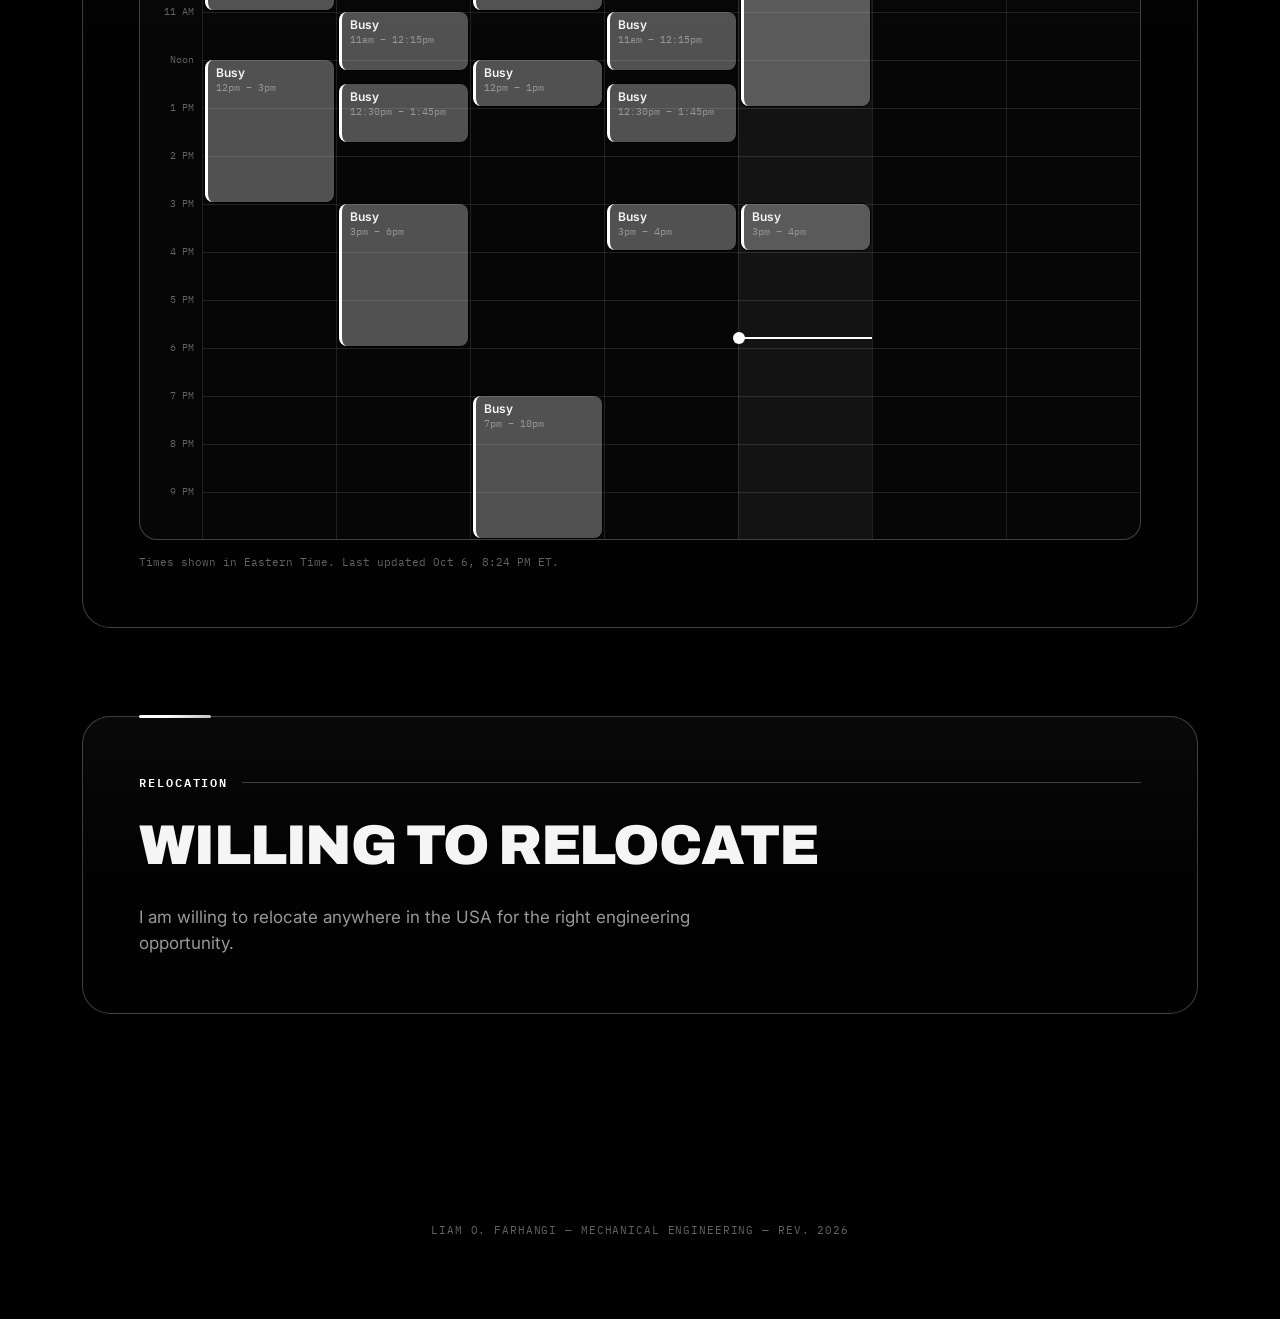
<file: contact.html>
<!DOCTYPE html>
<html lang="en">
<head>
<meta charset="UTF-8">
<meta name="viewport" content="width=device-width, initial-scale=1.0">
<title>Contact — Liam O. Farhangi</title>
<link rel="preconnect" href="https://fonts.googleapis.com">
<link rel="preconnect" href="https://fonts.gstatic.com" crossorigin>
<link rel="stylesheet" href="https://fonts.googleapis.com/css2?family=Archivo:wght@500;700;800;900&family=Inter:wght@400;500;600&family=IBM+Plex+Mono:wght@400;500;600&display=swap">
<link rel="stylesheet" href="style.css">
</head>
<body data-page="contact">

<nav>
  <div class="wrap">
    <a class="nav-mark" href="index.html"><b>Liam Farhangi</b></a>
    <ul class="nav-links">
      <li class="has-sub"><button class="menu-trigger" type="button" aria-haspopup="true" aria-expanded="false"><span>Menu</span><svg viewBox="0 0 12 12" fill="none" stroke="currentColor" stroke-width="2" stroke-linecap="round" stroke-linejoin="round"><path d="M2 4l4 4 4-4"/></svg></button><ul class="sub"><li><a href="index.html">About</a></li><li><a href="experience.html">Experience</a></li><li><a href="projects.html">Projects</a></li><li><a href="skills.html">Skills</a></li><li><a href="contact.html" class="active">Contact</a></li><li class="m-only"><a href="admin.html">Admin</a></li></ul></li>
      <li><a href="admin.html" class="admin-btn">Admin</a></li>
    </ul>
  </div>
</nav>

<main>
  <div class="wrap">
    <div class="sheet-label"><span class="num">CONTACT</span><span class="rule"></span></div>
    <h2 class="head">Let's talk about the next project</h2>
    <p class="lede" data-bind="contact.lede"></p>

    <section class="blk" id="touch">
      <div class="sheet-label"><span class="num">GET IN TOUCH</span><span class="rule"></span></div>
      <div class="contact-block">
        <div class="contact-cell"><span class="k">Email</span><a class="v" data-bind="contact.email" data-href="contact.email" href="#"></a></div>
        <div class="contact-cell"><span class="k">Phone</span><a class="v" data-bind="contact.phone" data-href="contact.phone" href="#"></a></div>
        <div class="contact-cell"><span class="k">LinkedIn</span><a class="v" data-bind="contact.linkedinLabel" data-href="contact.linkedin" href="#" target="_blank" rel="noopener"></a></div>
        <div class="contact-cell"><span class="k">Location</span><span class="v" data-bind="contact.location"></span></div>
      </div>
      <div class="hero-cta" style="margin-top:24px;"><a class="btn primary" data-resume href="Liam_Farhangi_Resume.pdf" download>Download Resume</a></div>
    </section>

    <section class="blk" id="week">
      <div class="sheet-label"><span class="num">MY WEEK</span><span class="rule"></span></div>
      <h2 class="head">My schedule this week</h2>
      <p class="lede" style="margin-bottom:28px">Colored blocks are when I am busy. Any open time is a good time to meet. Send me an email and we will set it up.</p>
      <div class="gcal">
        <div class="gcal-top"><div class="gcal-title"></div><div class="cal-nav"><button class="today-btn" data-d="0">This week</button><button class="htl-btn" data-d="-1" aria-label="Previous week">‹</button><button class="htl-btn" data-d="1" aria-label="Next week">›</button></div><span class="cal-legend"><i></i>Busy</span></div>
        <div class="gcal-scroll"><div class="gcal-inner"><p class="cal-none" style="padding:24px">Loading schedule…</p></div></div>
      </div>
      <p class="cal-note"></p>
    </section>

    <section class="blk" id="relocation">
      <div class="sheet-label"><span class="num">RELOCATION</span><span class="rule"></span></div>
      <h2 class="head">Willing to relocate</h2>
      <p class="lede" style="margin-bottom:0">I am willing to relocate anywhere in the USA for the right engineering opportunity.</p>
    </section>
  </div>
</main>

<footer>LIAM O. FARHANGI &mdash; MECHANICAL ENGINEERING &mdash; REV. 2026</footer>
<script src="script.js" defer></script>
<script src="fx.js" defer></script>
<script src="search.js" defer></script>
<script src="calendar.js" defer></script>
</body>
</html>
</file>
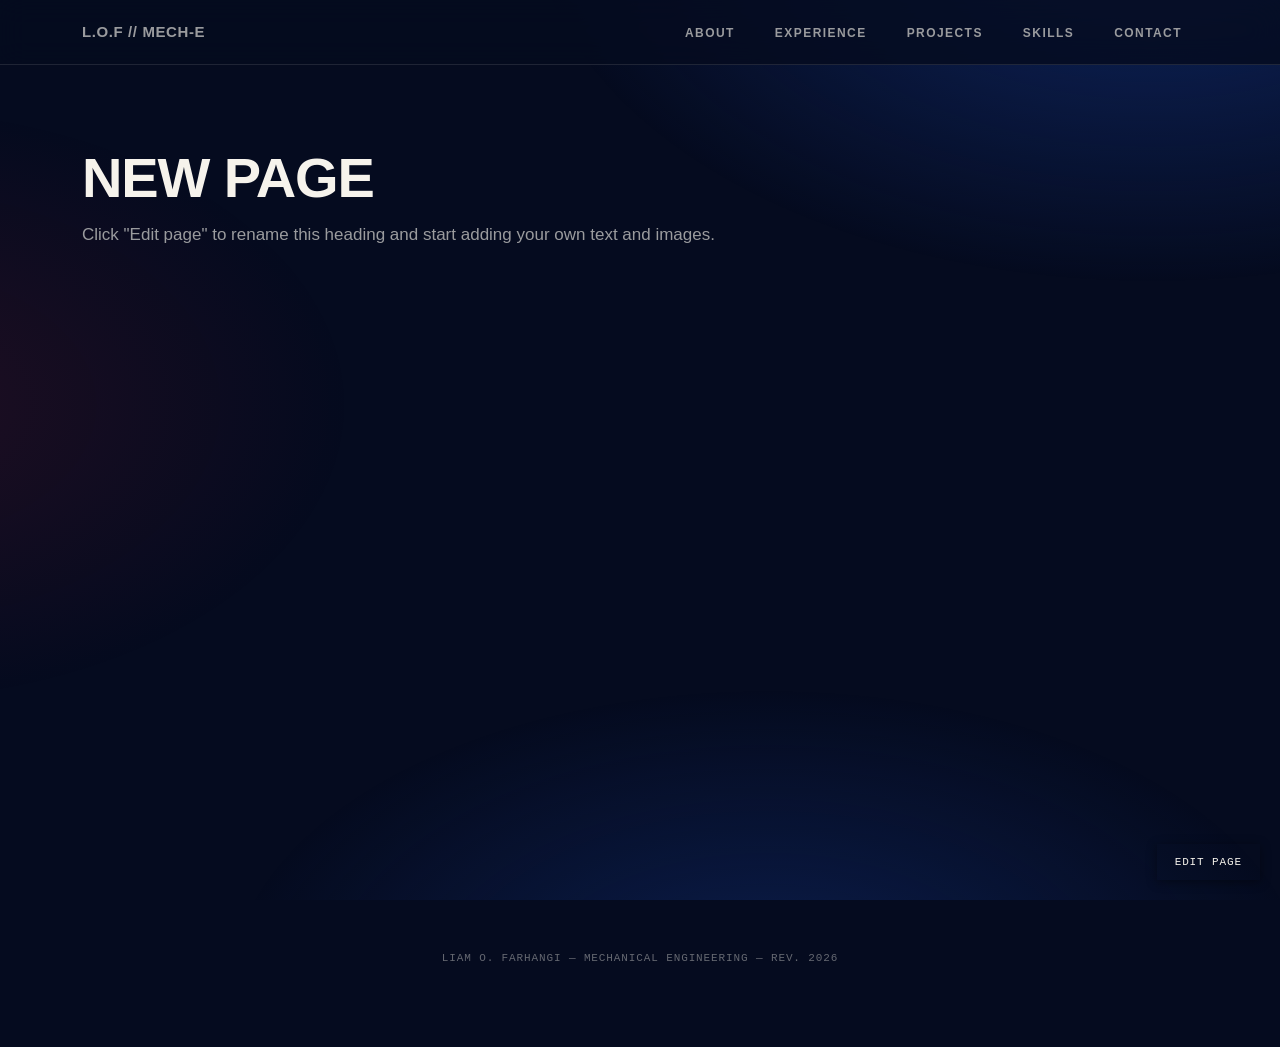
<file: custom1.html>
<!DOCTYPE html>
<html lang="en">
<head>
<meta charset="UTF-8">
<meta name="viewport" content="width=device-width, initial-scale=1.0">
<title>Custom Page — Liam O. Farhangi</title>
<link rel="stylesheet" href="style.css">
<link rel="stylesheet" href="editor.css">
</head>
<body data-page-id="custom1">

<nav>
  <div class="wrap">
    <div class="nav-mark"><b>L.O.F</b> // MECH-E</div>
    <ul class="nav-links"></ul>
  </div>
</nav>

<main>
  <div class="wrap">
    <h2 class="head" data-edit-text="custom1-head">New page</h2>
    <p class="lede" data-edit-text="custom1-lede">Click "Edit page" to rename this heading and start adding your own text and images.</p>

    <div class="edit-zone" data-edit-zone="custom1-content"></div>
  </div>
</main>

<footer>LIAM O. FARHANGI &mdash; MECHANICAL ENGINEERING &mdash; REV. 2026</footer>
<script src="editor.js"></script>
</body>
</html>
</file>
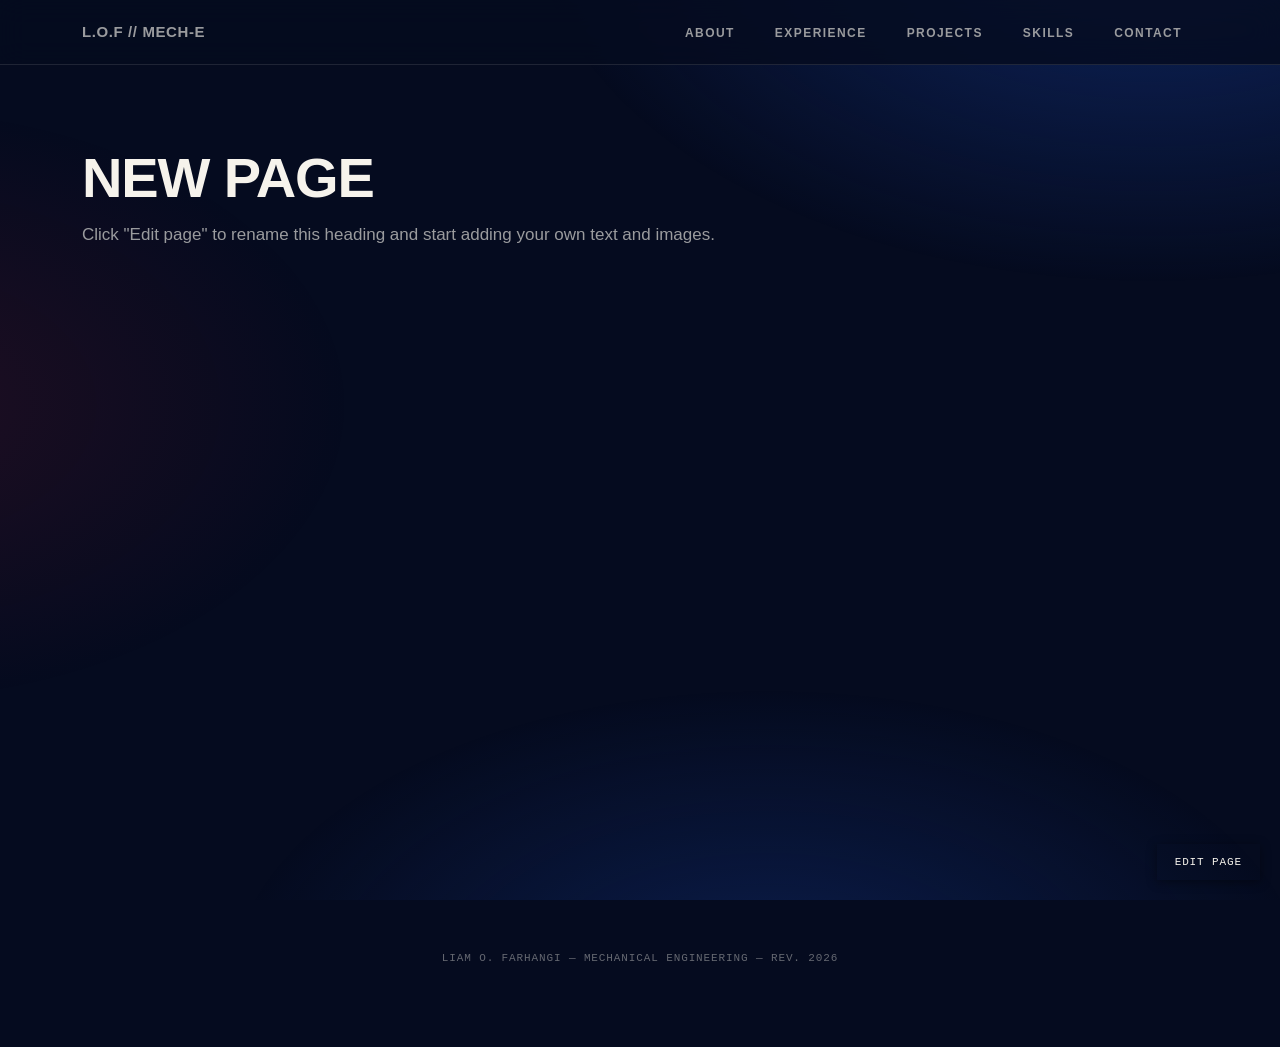
<file: custom2.html>
<!DOCTYPE html>
<html lang="en">
<head>
<meta charset="UTF-8">
<meta name="viewport" content="width=device-width, initial-scale=1.0">
<title>Custom Page — Liam O. Farhangi</title>
<link rel="stylesheet" href="style.css">
<link rel="stylesheet" href="editor.css">
</head>
<body data-page-id="custom2">

<nav>
  <div class="wrap">
    <div class="nav-mark"><b>L.O.F</b> // MECH-E</div>
    <ul class="nav-links"></ul>
  </div>
</nav>

<main>
  <div class="wrap">
    <h2 class="head" data-edit-text="custom2-head">New page</h2>
    <p class="lede" data-edit-text="custom2-lede">Click "Edit page" to rename this heading and start adding your own text and images.</p>

    <div class="edit-zone" data-edit-zone="custom2-content"></div>
  </div>
</main>

<footer>LIAM O. FARHANGI &mdash; MECHANICAL ENGINEERING &mdash; REV. 2026</footer>
<script src="editor.js"></script>
</body>
</html>
</file>
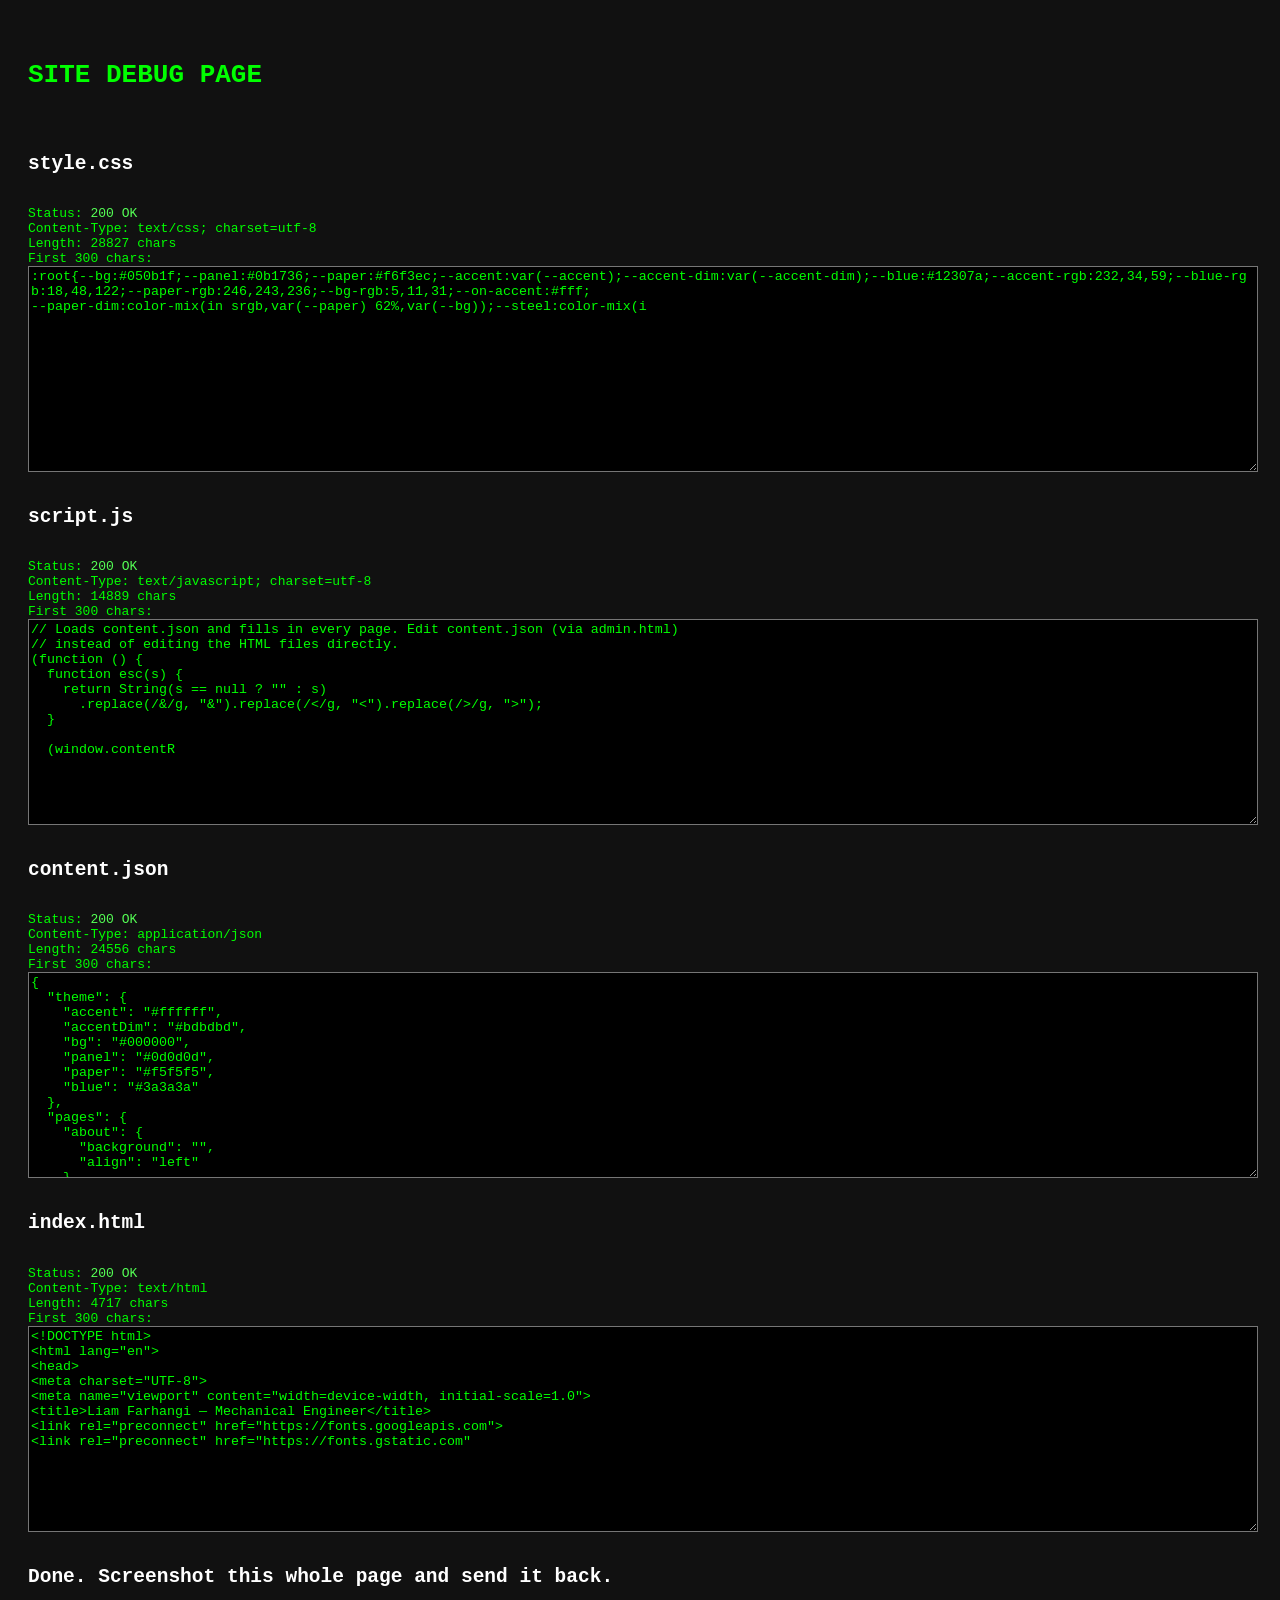
<file: debug.html>
<!DOCTYPE html>
<html>
<head>
<meta charset="UTF-8">
<title>DEBUG</title>
<style>
  body{ font-family:monospace; background:#111; color:#0f0; padding:20px; white-space:pre-wrap; word-break:break-all; }
  h2{ color:#fff; margin-top:30px; }
  .fail{ color:#f55; }
  .ok{ color:#5f5; }
  textarea{ width:100%; height:200px; background:#000; color:#0f0; }
</style>
</head>
<body>
<h1>SITE DEBUG PAGE</h1>
<div id="out">Running checks...</div>

<script>
const out = document.getElementById("out");
function log(html) { out.innerHTML += html + "\n"; }

async function check(path) {
  try {
    const res = await fetch(path + "?_=" + Date.now());
    const text = await res.text();
    log(`<h2>${path}</h2>`);
    log(`Status: <span class="${res.ok ? 'ok' : 'fail'}">${res.status} ${res.ok ? 'OK' : 'FAILED'}</span>`);
    log(`Content-Type: ${res.headers.get('content-type')}`);
    log(`Length: ${text.length} chars`);
    log(`First 300 chars:`);
    log(`<textarea readonly>${text.slice(0, 300).replace(/</g,'&lt;')}</textarea>`);
  } catch (e) {
    log(`<h2>${path}</h2><span class="fail">FETCH ERROR: ${e.message}</span>`);
  }
}

(async () => {
  out.innerHTML = "";
  await check("style.css");
  await check("script.js");
  await check("content.json");
  await check("index.html");
  log("<h2>Done. Screenshot this whole page and send it back.</h2>");
})();
</script>
</body>
</html>
</file>
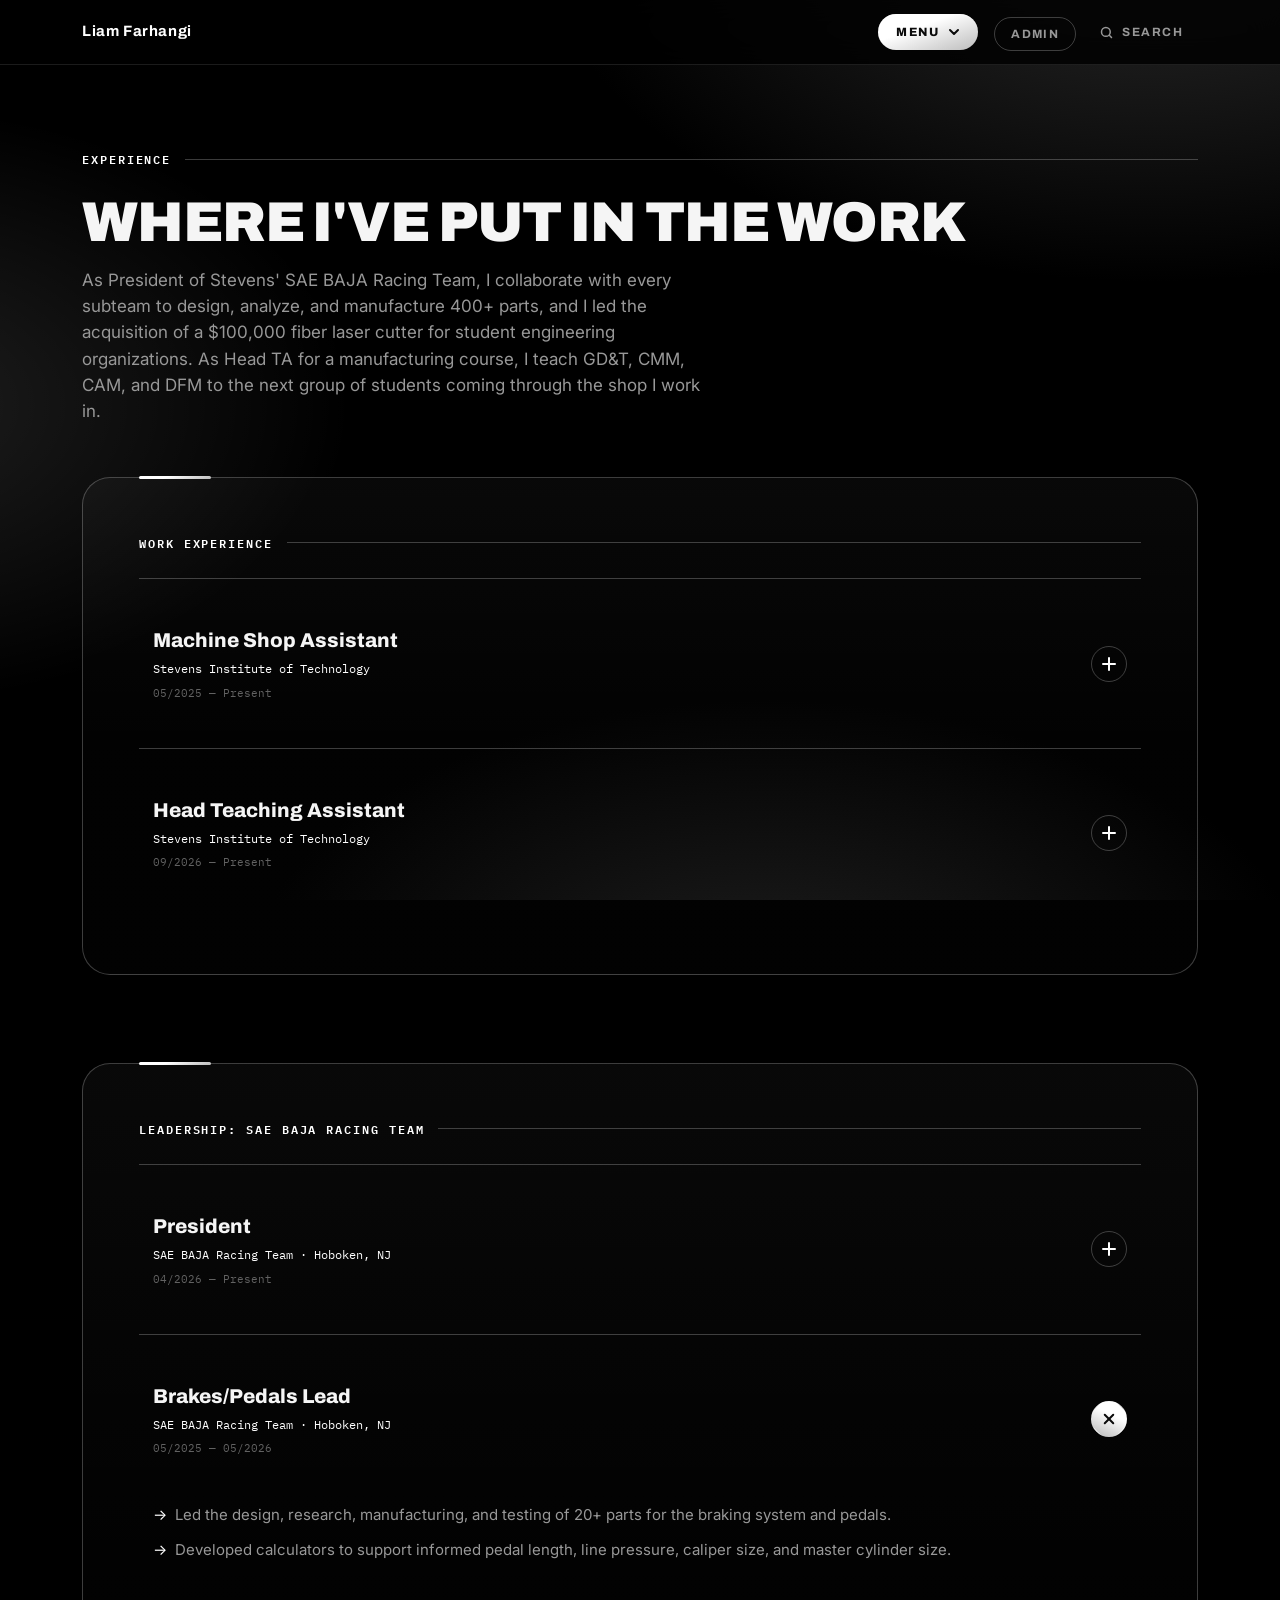
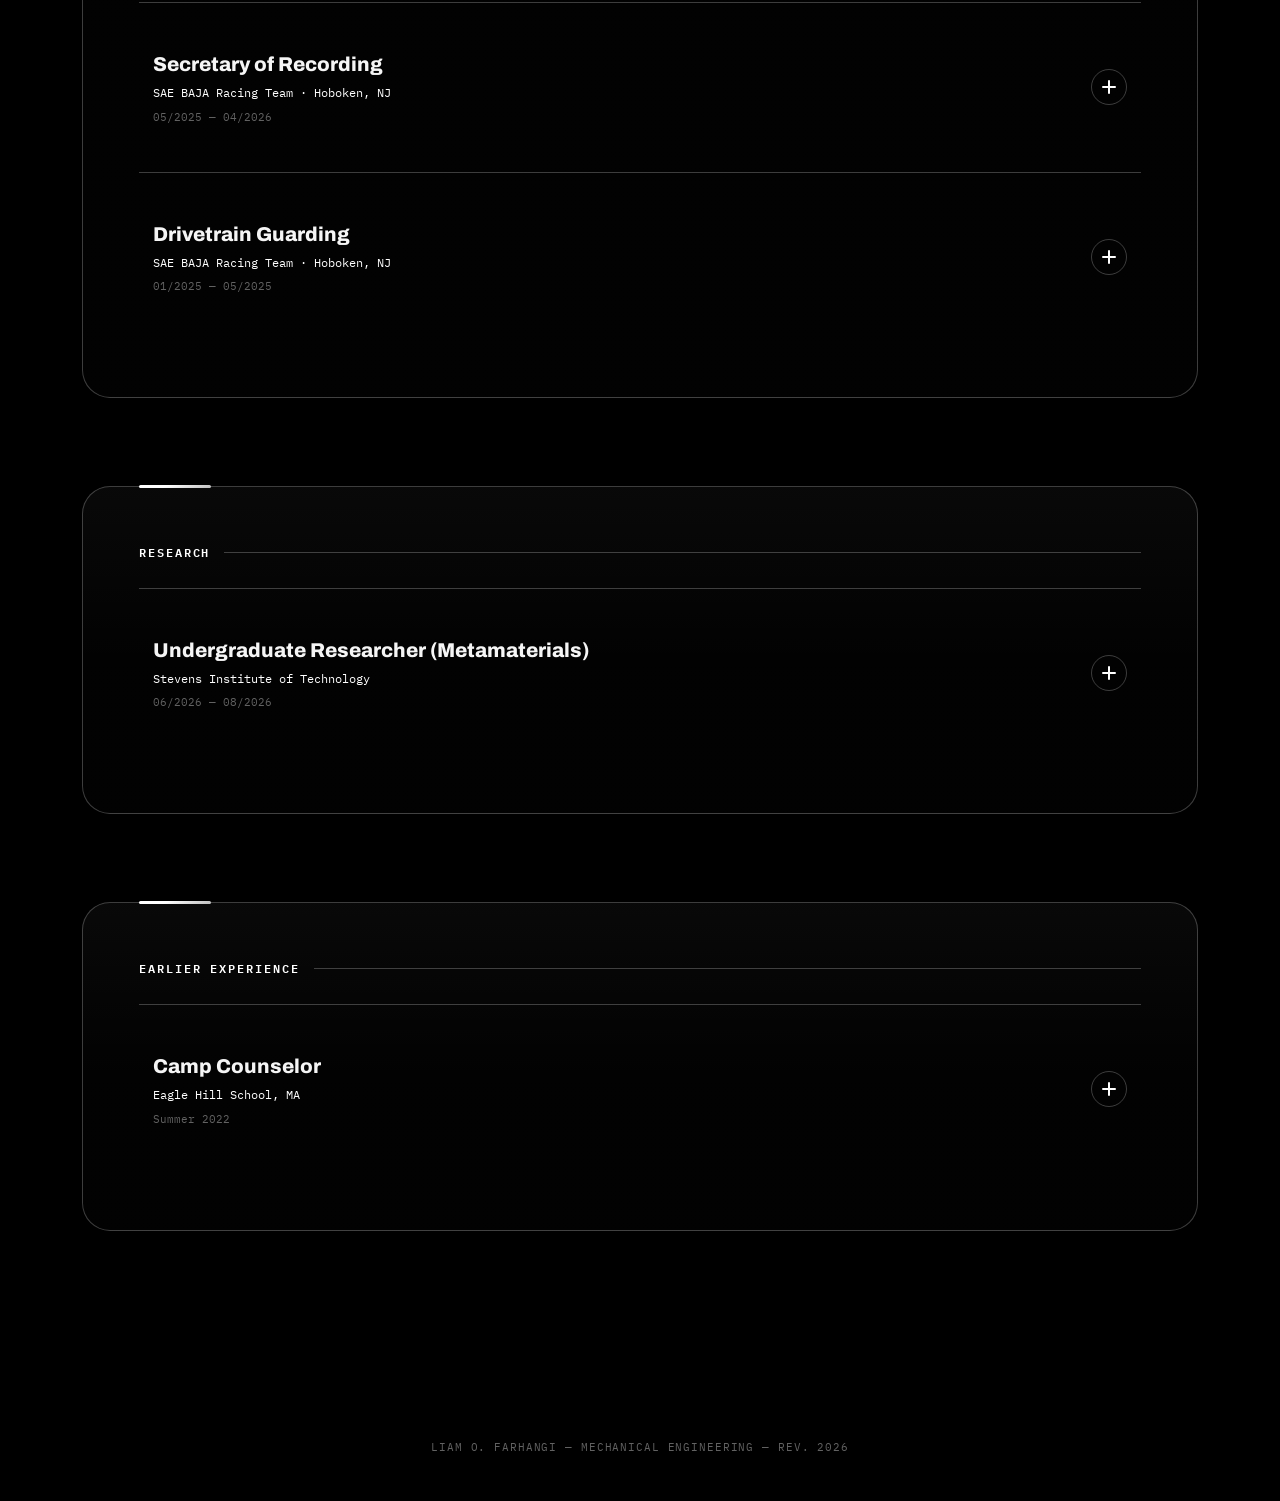
<file: experience.html>
<!DOCTYPE html>
<html lang="en">
<head>
<meta charset="UTF-8">
<meta name="viewport" content="width=device-width, initial-scale=1.0">
<title>Experience — Liam O. Farhangi</title>
<link rel="preconnect" href="https://fonts.googleapis.com">
<link rel="preconnect" href="https://fonts.gstatic.com" crossorigin>
<link rel="stylesheet" href="https://fonts.googleapis.com/css2?family=Archivo:wght@500;700;800;900&family=Inter:wght@400;500;600&family=IBM+Plex+Mono:wght@400;500;600&display=swap">
<link rel="stylesheet" href="style.css">
</head>
<body data-page="experience">

<nav>
  <div class="wrap">
    <a class="nav-mark" href="index.html"><b>Liam Farhangi</b></a>
    <ul class="nav-links">
      <li class="has-sub"><button class="menu-trigger" type="button" aria-haspopup="true" aria-expanded="false"><span>Menu</span><svg viewBox="0 0 12 12" fill="none" stroke="currentColor" stroke-width="2" stroke-linecap="round" stroke-linejoin="round"><path d="M2 4l4 4 4-4"/></svg></button><ul class="sub"><li><a href="index.html">About</a></li><li><a href="experience.html" class="active">Experience</a></li><li><a href="projects.html">Projects</a></li><li><a href="skills.html">Skills</a></li><li><a href="contact.html">Contact</a></li><li class="m-only"><a href="admin.html">Admin</a></li></ul></li>
      <li><a href="admin.html" class="admin-btn">Admin</a></li>
    </ul>
  </div>
</nav>

<main>
  <div class="wrap">
    <div class="sheet-label"><span class="num">EXPERIENCE</span><span class="rule"></span></div>
    <h2 class="head">Where I've put in the work</h2>
    <p class="lede">As President of Stevens' SAE BAJA Racing Team, I collaborate with every subteam to design, analyze, and manufacture 400+ parts, and I led the acquisition of a $100,000 fiber laser cutter for student engineering organizations. As Head TA for a manufacturing course, I teach GD&T, CMM, CAM, and DFM to the next group of students coming through the shop I work in.</p>

    <div data-list="experience"></div>
  </div>
</main>

<footer>LIAM O. FARHANGI &mdash; MECHANICAL ENGINEERING &mdash; REV. 2026</footer>
<script src="script.js" defer></script>
<script src="fx.js" defer></script>
<script src="search.js" defer></script>
</body>
</html>
</file>
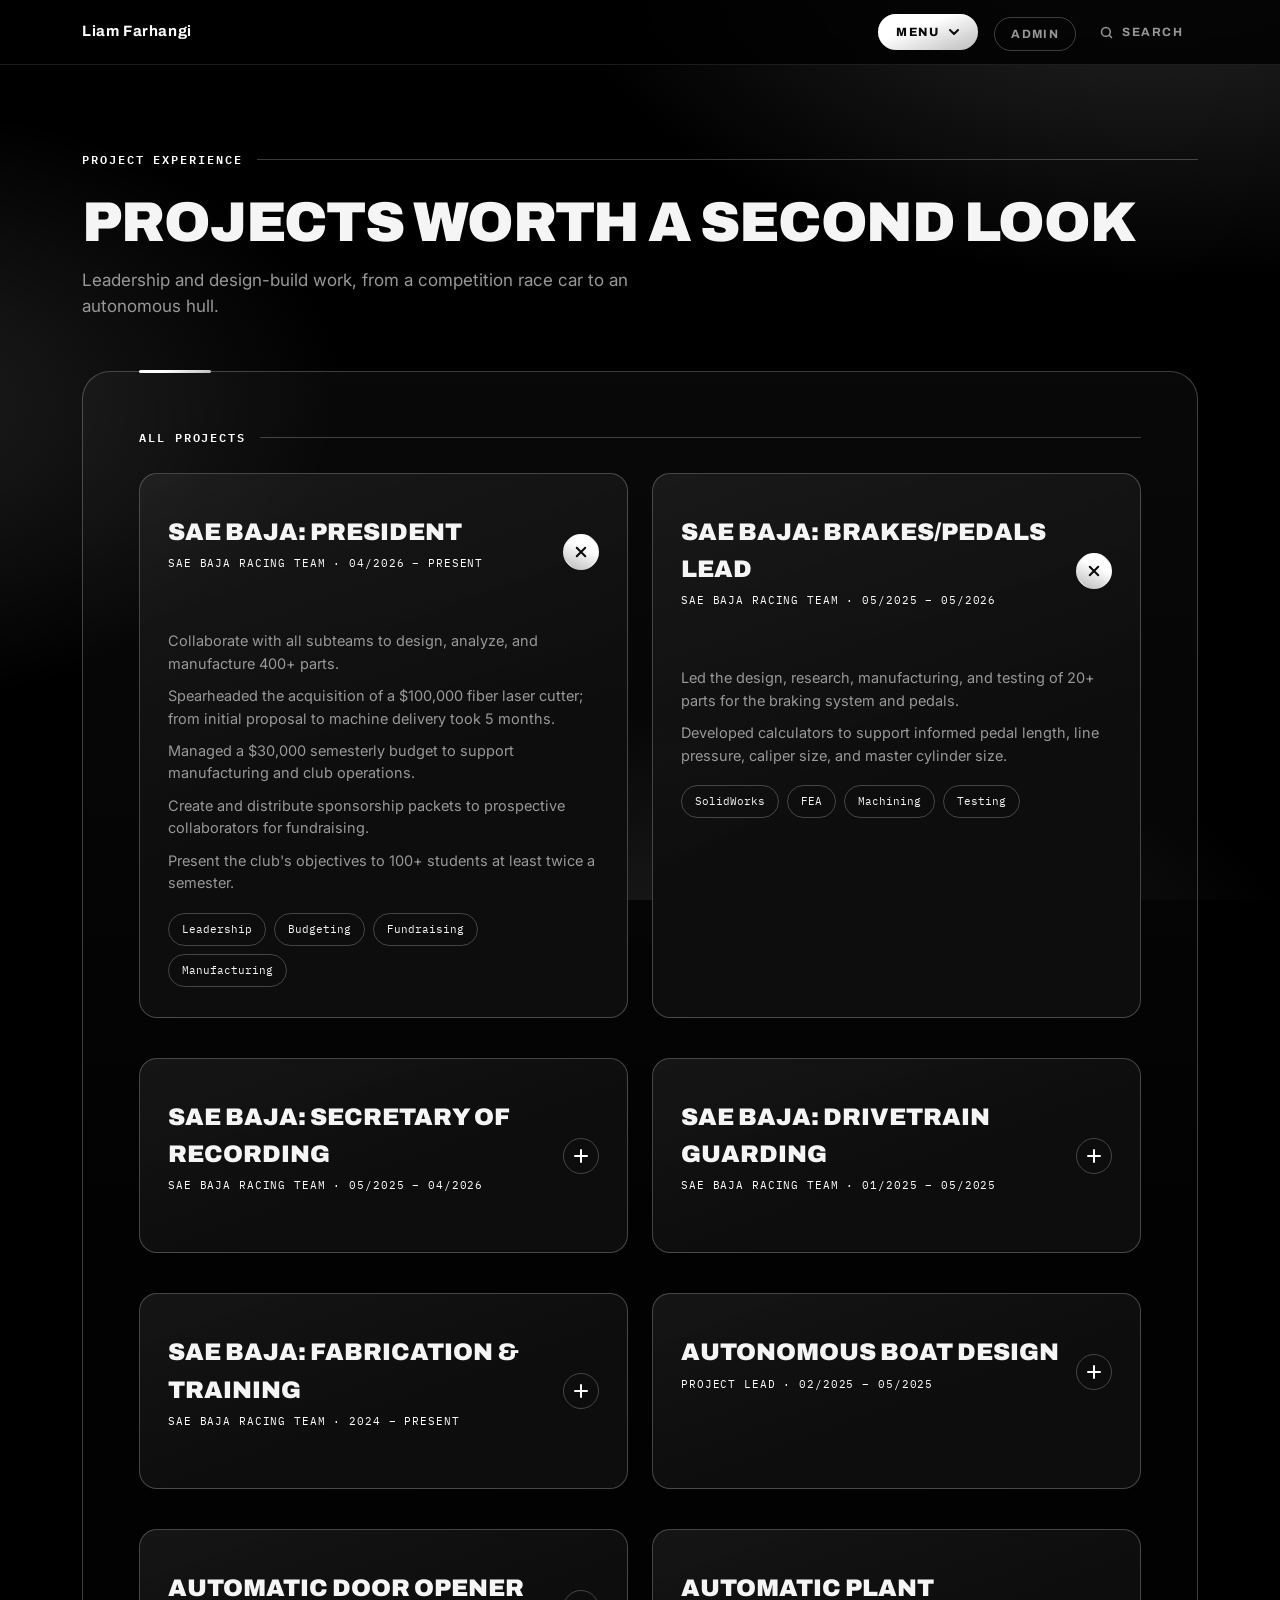
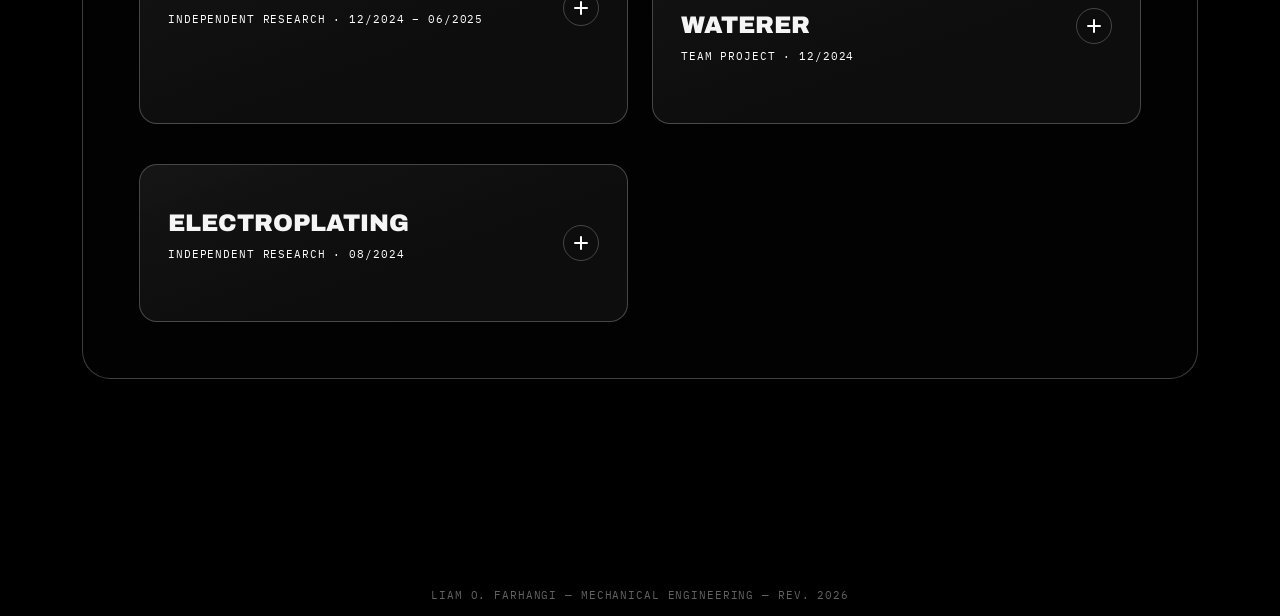
<file: projects.html>
<!DOCTYPE html>
<html lang="en">
<head>
<meta charset="UTF-8">
<meta name="viewport" content="width=device-width, initial-scale=1.0">
<title>Projects — Liam O. Farhangi</title>
<link rel="preconnect" href="https://fonts.googleapis.com">
<link rel="preconnect" href="https://fonts.gstatic.com" crossorigin>
<link rel="stylesheet" href="https://fonts.googleapis.com/css2?family=Archivo:wght@500;700;800;900&family=Inter:wght@400;500;600&family=IBM+Plex+Mono:wght@400;500;600&display=swap">
<link rel="stylesheet" href="style.css">
</head>
<body data-page="projects">

<nav>
  <div class="wrap">
    <a class="nav-mark" href="index.html"><b>Liam Farhangi</b></a>
    <ul class="nav-links">
      <li class="has-sub"><button class="menu-trigger" type="button" aria-haspopup="true" aria-expanded="false"><span>Menu</span><svg viewBox="0 0 12 12" fill="none" stroke="currentColor" stroke-width="2" stroke-linecap="round" stroke-linejoin="round"><path d="M2 4l4 4 4-4"/></svg></button><ul class="sub"><li><a href="index.html">About</a></li><li><a href="experience.html">Experience</a></li><li><a href="projects.html" class="active">Projects</a></li><li><a href="skills.html">Skills</a></li><li><a href="contact.html">Contact</a></li><li class="m-only"><a href="admin.html">Admin</a></li></ul></li>
      <li><a href="admin.html" class="admin-btn">Admin</a></li>
    </ul>
  </div>
</nav>

<main>
  <div class="wrap">
    <div class="sheet-label"><span class="num">PROJECT EXPERIENCE</span><span class="rule"></span></div>
    <h2 class="head">Projects worth a second look</h2>
    <p class="lede">Leadership and design-build work, from a competition race car to an autonomous hull.</p>
    <section class="blk" id="projects"><div class="sheet-label"><span class="num">ALL PROJECTS</span><span class="rule"></span></div><div class="proj-grid" data-list="projects"></div></section>
  </div>
</main>

<footer>LIAM O. FARHANGI &mdash; MECHANICAL ENGINEERING &mdash; REV. 2026</footer>
<script src="script.js" defer></script>
<script src="fx.js" defer></script>
<script src="search.js" defer></script>
</body>
</html>
</file>
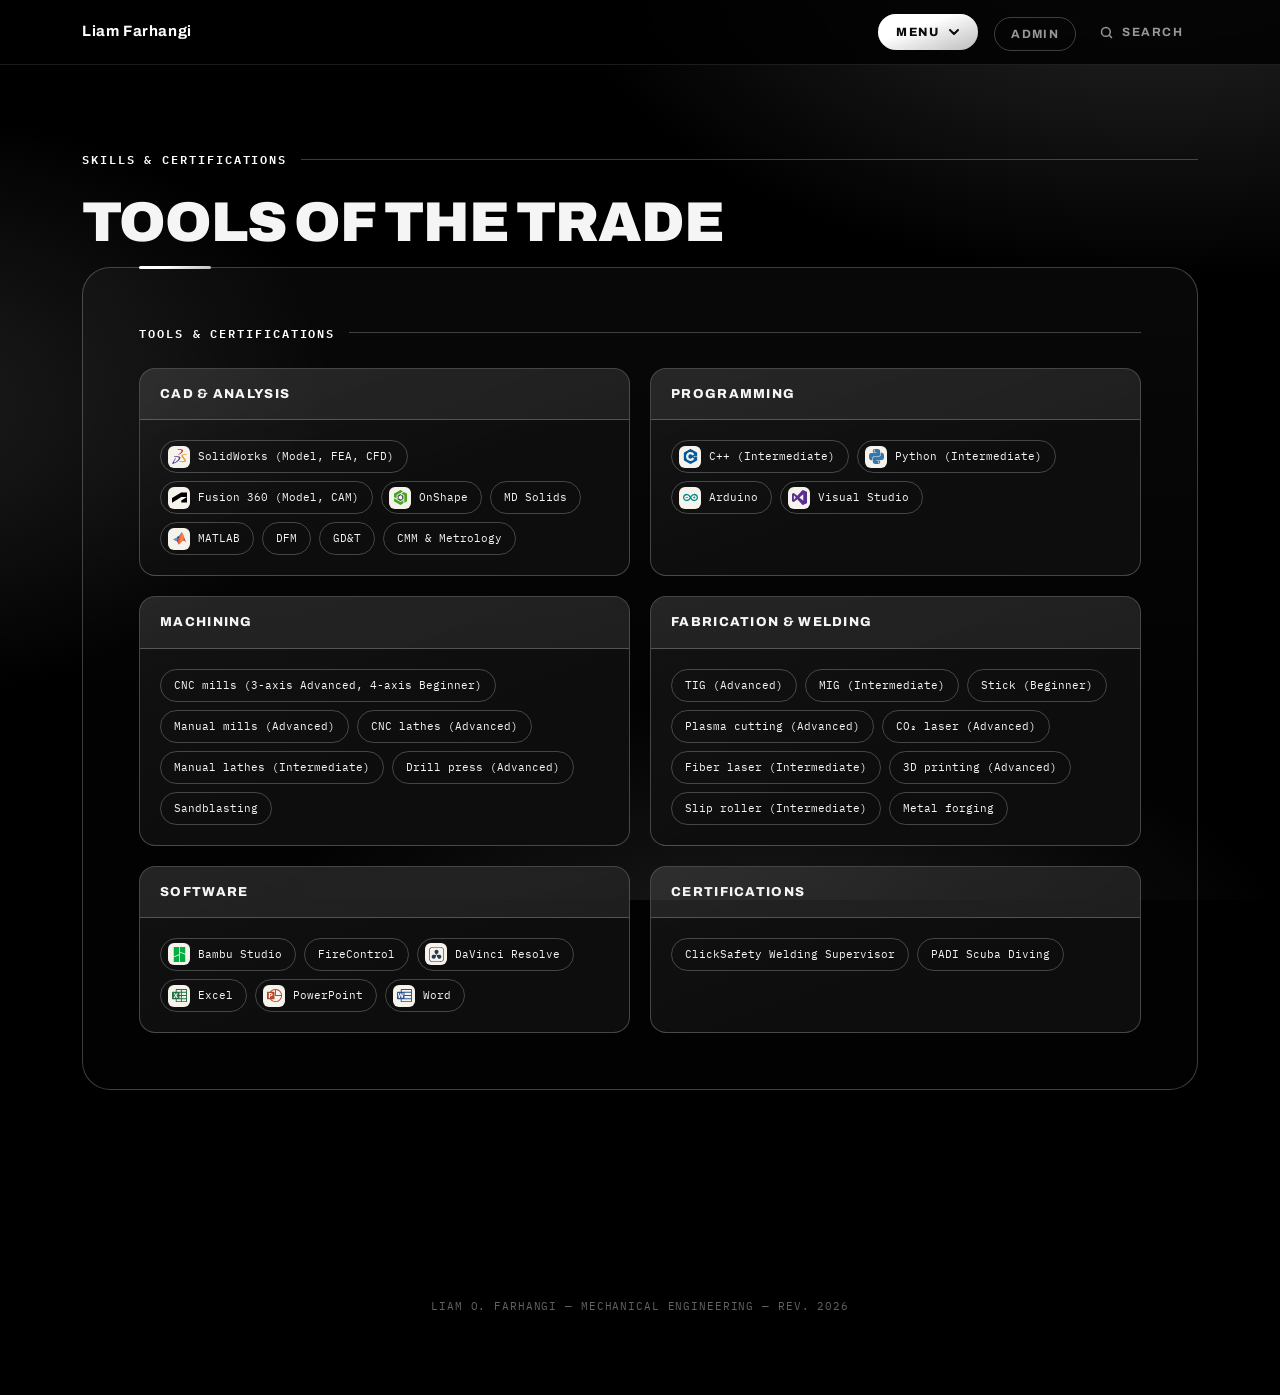
<file: skills.html>
<!DOCTYPE html>
<html lang="en">
<head>
<meta charset="UTF-8">
<meta name="viewport" content="width=device-width, initial-scale=1.0">
<title>Skills — Liam O. Farhangi</title>
<link rel="preconnect" href="https://fonts.googleapis.com">
<link rel="preconnect" href="https://fonts.gstatic.com" crossorigin>
<link rel="stylesheet" href="https://fonts.googleapis.com/css2?family=Archivo:wght@500;700;800;900&family=Inter:wght@400;500;600&family=IBM+Plex+Mono:wght@400;500;600&display=swap">
<link rel="stylesheet" href="style.css">
</head>
<body data-page="skills">

<nav>
  <div class="wrap">
    <a class="nav-mark" href="index.html"><b>Liam Farhangi</b></a>
    <ul class="nav-links">
      <li class="has-sub"><button class="menu-trigger" type="button" aria-haspopup="true" aria-expanded="false"><span>Menu</span><svg viewBox="0 0 12 12" fill="none" stroke="currentColor" stroke-width="2" stroke-linecap="round" stroke-linejoin="round"><path d="M2 4l4 4 4-4"/></svg></button><ul class="sub"><li><a href="index.html">About</a></li><li><a href="experience.html">Experience</a></li><li><a href="projects.html">Projects</a></li><li><a href="skills.html" class="active">Skills</a></li><li><a href="contact.html">Contact</a></li><li class="m-only"><a href="admin.html">Admin</a></li></ul></li>
      <li><a href="admin.html" class="admin-btn">Admin</a></li>
    </ul>
  </div>
</nav>

<main>
  <div class="wrap">
    <div class="sheet-label"><span class="num">SKILLS & CERTIFICATIONS</span><span class="rule"></span></div>
    <h2 class="head">Tools of the trade</h2>

    <section class="blk" id="tools"><div class="sheet-label"><span class="num">TOOLS & CERTIFICATIONS</span><span class="rule"></span></div><div class="fcf-grid" data-list="skills"></div></section>
  </div>
</main>

<footer>LIAM O. FARHANGI &mdash; MECHANICAL ENGINEERING &mdash; REV. 2026</footer>
<script src="logos.js" defer></script>
<script src="script.js" defer></script>
<script src="fx.js" defer></script>
<script src="search.js" defer></script>
</body>
</html>
</file>
<file: style.css>
:root{--bg:#050b1f;--panel:#0b1736;--paper:#f6f3ec;--accent:var(--accent);--accent-dim:var(--accent-dim);--blue:#12307a;--accent-rgb:232,34,59;--blue-rgb:18,48,122;--paper-rgb:246,243,236;--bg-rgb:5,11,31;--on-accent:#fff;
--paper-dim:color-mix(in srgb,var(--paper) 62%,var(--bg));--steel:color-mix(in srgb,var(--paper) 40%,var(--bg));--line:rgba(var(--paper-rgb),.11);--line-strong:rgba(var(--paper-rgb),.24);
--gloss:linear-gradient(160deg,color-mix(in srgb,var(--accent) 62%,#fff) 0%,var(--accent) 38%,var(--accent-dim) 100%);--ease:cubic-bezier(.2,.7,.2,1);--font-display:'Archivo',sans-serif;--font-body:'Inter',sans-serif;--font-mono:'IBM Plex Mono',monospace}
*{margin:0;padding:0;box-sizing:border-box}html{scroll-behavior:smooth}
body{background:var(--bg);color:var(--paper);font-family:var(--font-body);line-height:1.55;-webkit-font-smoothing:antialiased;overflow-x:hidden;
}
a{color:inherit}::selection{background:var(--accent);color:var(--on-accent)}
.wrap{max-width:1180px;margin:0 auto;padding:0 32px}
#progress{position:fixed;top:0;left:0;height:3px;width:100%;background:var(--accent);transform:scaleX(0);transform-origin:left;z-index:100}
nav{position:fixed;top:0;left:0;right:0;z-index:50;background:rgba(10,10,10,.8);backdrop-filter:blur(14px);border-bottom:1px solid var(--line);transition:transform .45s var(--ease)}
nav.nav-hide{transform:translateY(-100%)}
nav .wrap{display:flex;align-items:center;justify-content:space-between;height:64px}
.nav-mark{font-family:var(--font-display);font-weight:800;font-size:15px;letter-spacing:.04em;color:var(--paper-dim)}.nav-mark b{color:var(--accent)}
.nav-links{display:flex;gap:6px;list-style:none}
.nav-links a{font-family:var(--font-display);font-weight:700;font-size:12px;letter-spacing:.12em;text-decoration:none;color:var(--paper-dim);text-transform:uppercase;padding:9px 16px;border-radius:99px;transition:color .25s,background .25s,border-color .25s}
.nav-links a:hover{color:var(--paper);background:rgba(244,244,242,.07)}
.nav-links a.active{color:var(--on-accent);background:var(--gloss);box-shadow:inset 0 1px 0 rgba(255,255,255,.4)}
main{padding:150px 0 70px;min-height:100vh;background-repeat:no-repeat}
.sheet-label{display:flex;align-items:center;gap:14px;font-family:var(--font-mono);font-size:12px;letter-spacing:.16em;text-transform:uppercase;color:var(--steel);margin-bottom:26px}
.sheet-label .num{color:var(--accent);font-weight:600}.sheet-label .rule{flex:1;height:1px;background:var(--line-strong)}
.title-block{border:1px solid var(--line-strong);border-radius:14px;overflow:hidden;background:rgba(244,244,242,.025);font-family:var(--font-mono)}
.tb-row{display:grid;grid-template-columns:repeat(auto-fit,minmax(140px,1fr));border-bottom:1px solid var(--line-strong)}.tb-row:last-child{border-bottom:none}
.tb-cell{padding:14px 18px;border-right:1px solid var(--line-strong);transition:background .3s}.tb-cell:hover{background:rgba(var(--accent-rgb),.06)}.tb-cell:last-child{border-right:none}
.tb-cell .k{font-size:10px;letter-spacing:.12em;color:var(--steel);text-transform:uppercase;display:block;margin-bottom:4px}
.tb-cell .v{font-size:13px;color:var(--paper);font-weight:500}.tb-cell .v.accent{color:var(--accent)}
h1.name{will-change:transform;font-family:var(--font-display);font-weight:900;font-size:clamp(52px,11vw,150px);line-height:.9;letter-spacing:-.035em;text-transform:uppercase;margin-bottom:14px;}
h1.name span:first-child{background:linear-gradient(180deg,var(--paper) 20%,color-mix(in srgb,var(--paper) 80%,var(--bg)));-webkit-background-clip:text;background-clip:text;color:transparent}
h1.name .last{background:linear-gradient(110deg,var(--accent-dim) 0%,var(--accent) 30%,color-mix(in srgb,var(--accent) 50%,#fff) 46%,var(--accent) 60%,var(--accent-dim) 100%);background-size:250% 100%;-webkit-background-clip:text;background-clip:text;color:transparent;animation:sheen 6s ease-in-out infinite}
@keyframes sheen{0%,100%{background-position:100% 0}50%{background-position:0 0}}
.hero-role{font-family:var(--font-display);font-weight:700;font-size:clamp(16px,2.4vw,26px);color:var(--paper-dim);text-transform:uppercase;letter-spacing:.04em;margin-bottom:40px}
.hero-eyebrow{font-family:var(--font-mono);font-size:12px;letter-spacing:.18em;color:var(--accent);text-transform:uppercase;margin-bottom:22px;display:flex;align-items:center;gap:12px}
.hero-eyebrow::before{content:'';width:34px;height:2px;background:var(--accent)}
@keyframes up{from{opacity:0;transform:translateY(40px)}to{opacity:1;transform:none}}
.hero-eyebrow,h1.name,.hero-role,.hero-cta{animation:up 1s var(--ease) both}h1.name{animation-delay:.12s}.hero-role{animation-delay:.28s}.hero-cta{animation-delay:.42s}
h2.head{font-family:var(--font-display);font-weight:900;font-size:clamp(30px,5vw,56px);text-transform:uppercase;letter-spacing:-.02em;line-height:1;margin-bottom:16px}
.lede{max-width:640px;color:var(--paper-dim);font-size:17px;margin-bottom:52px}
.btn{font-family:var(--font-display);font-weight:800;font-size:13px;letter-spacing:.1em;text-transform:uppercase;padding:16px 28px;border-radius:99px;text-decoration:none;display:inline-flex;align-items:center;gap:10px;border:1px solid var(--line-strong);transition:transform .3s var(--ease),background .3s,color .3s,border-color .3s}
.btn.primary{background:var(--gloss);box-shadow:inset 0 1px 0 rgba(255,255,255,.45),0 10px 30px -10px rgba(var(--accent-rgb),.7);color:var(--on-accent);border-color:var(--accent)}.btn.primary:hover{background:var(--paper);border-color:var(--paper);transform:translateY(-3px)}
.btn.ghost:hover{border-color:var(--accent);color:var(--accent);transform:translateY(-3px)}
.hero-cta{display:flex;gap:14px;flex-wrap:wrap;margin-top:30px}
.stats{display:grid;grid-template-columns:repeat(3,1fr);text-align:center;gap:2px;margin-top:80px;border-top:1px solid var(--line-strong)}
.stat{padding:34px 12px 10px}.stat .n{background:linear-gradient(180deg,var(--paper),color-mix(in srgb,var(--paper) 80%,var(--bg)));-webkit-background-clip:text;background-clip:text;color:transparent;font-family:var(--font-display);font-weight:900;font-size:clamp(44px,6vw,80px);line-height:1;letter-spacing:-.03em}
.stat .l{font-family:var(--font-mono);font-size:11px;letter-spacing:.12em;text-transform:uppercase;color:var(--steel);margin-top:8px}
@keyframes slide{to{transform:translateX(-50%)}}
.about-grid{display:grid;grid-template-columns:1.3fr 1fr;gap:56px;align-items:start}@media(max-width:800px){.about-grid{grid-template-columns:1fr}}
.about-text p{color:var(--paper-dim);font-size:17px;margin-bottom:18px}.about-text strong{color:var(--paper)}
.coursework{margin-top:34px}.coursework .k{font-family:var(--font-mono);font-size:11px;letter-spacing:.12em;color:var(--steel);text-transform:uppercase;margin-bottom:12px;display:block}
.tag-row{display:flex;flex-wrap:wrap;gap:8px}
.tag{font-family:var(--font-mono);font-size:11px;padding:7px 13px;border:1px solid var(--line-strong);border-radius:99px;color:var(--paper-dim);transition:color .25s,background .25s,border-color .25s}.tag:hover{border-color:var(--accent);color:var(--accent);transform:translateY(-2px)}
.xp-item{border-top:1px solid var(--line-strong);padding:38px 12px;display:grid;grid-template-columns:240px 1fr;gap:34px;transition:background .4s,padding-left .4s var(--ease)}
.xp-item:hover{background:rgba(var(--accent-rgb),.04);padding-left:26px}.xp-item:last-child{border-bottom:1px solid var(--line-strong)}
@media(max-width:720px){.xp-item{grid-template-columns:1fr;gap:10px}}
.xp-meta .role{font-family:var(--font-display);font-weight:800;font-size:20px;margin-bottom:4px}.xp-meta .org{color:var(--accent);font-family:var(--font-mono);font-size:12px;margin-bottom:6px}
.xp-meta .dates{font-family:var(--font-mono);font-size:11px;color:var(--steel)}
.xp-body ul{list-style:none}.xp-body li{position:relative;padding-left:22px;margin-bottom:11px;color:var(--paper-dim);font-size:15px}.xp-body li::before{content:'→';position:absolute;left:0;color:var(--accent)}
.proj-grid{display:grid;grid-template-columns:1fr 1fr;gap:20px;max-width:1180px;margin:0 auto;padding:0 32px}@media(max-width:760px){.proj-grid{grid-template-columns:1fr}}
.proj-card{background:var(--panel);border:1px solid var(--line-strong);border-radius:18px;padding:34px;overflow:hidden;transition:transform .45s var(--ease),border-color .3s,box-shadow .45s}
.proj-card:hover{transform:translateY(-8px);border-color:var(--accent);box-shadow:0 24px 60px -20px rgba(var(--accent-rgb),.35)}
.proj-card .ptitle{font-family:var(--font-display);font-weight:900;font-size:24px;text-transform:uppercase;margin-bottom:4px}
.proj-card .prole{font-family:var(--font-mono);font-size:11px;color:var(--accent);text-transform:uppercase;letter-spacing:.08em;margin-bottom:18px}
.proj-card p{color:var(--paper-dim);font-size:14.5px;margin-bottom:10px}.proj-card .stack{margin-top:18px;font-family:var(--font-mono);font-size:11px;color:var(--steel)}
.fcf-grid{display:grid;grid-template-columns:repeat(2,1fr);gap:20px}@media(max-width:720px){.fcf-grid{grid-template-columns:1fr}}
.fcf{border:1px solid var(--line-strong);border-radius:16px;overflow:hidden;background:var(--panel);transition:border-color .3s,transform .4s var(--ease)}.fcf:hover{border-color:var(--accent);transform:translateY(-5px)}
.fcf-head{display:flex;align-items:center;gap:10px;font-family:var(--font-display);font-weight:800;font-size:13px;letter-spacing:.1em;text-transform:uppercase;padding:15px 20px;border-bottom:1px solid var(--line-strong);background:rgba(var(--accent-rgb),.07)}
.fcf-head .sym{color:var(--accent)}.fcf-body{padding:20px;display:flex;flex-wrap:wrap;gap:8px}.fcf-body .tag{color:var(--paper)}
.contact-block{display:grid;grid-template-columns:1fr 1fr;border:1px solid var(--line-strong);border-radius:18px;overflow:hidden}@media(max-width:720px){.contact-block{grid-template-columns:1fr}}
.contact-cell{padding:34px;border-right:1px solid var(--line-strong);border-bottom:1px solid var(--line-strong);transition:background .3s}.contact-cell:hover{background:rgba(var(--accent-rgb),.06)}.contact-cell:nth-child(2n){border-right:none}
.contact-cell .k{font-family:var(--font-mono);font-size:10px;letter-spacing:.12em;color:var(--steel);text-transform:uppercase;margin-bottom:8px;display:block}
.contact-cell .v{font-size:20px;font-weight:700;font-family:var(--font-display);text-decoration:none}.contact-cell a.v:hover{color:var(--accent)}
footer{padding:50px 0 80px;text-align:center;font-family:var(--font-mono);font-size:11px;color:var(--steel);letter-spacing:.08em}
.about-photo{max-width:260px;border:1px solid var(--line-strong);border-radius:16px;margin-bottom:32px;display:block}
.proj-img{width:calc(100% + 68px);margin:-34px -34px 20px;height:200px;object-fit:cover;transition:transform .8s var(--ease)}.proj-card:hover .proj-img{transform:scale(1.06)}
main.align-center{text-align:center}main.align-center .hero-cta,main.align-center .tag-row,main.align-center .sheet-label{justify-content:center}
main.align-center .about-grid,main.align-center .proj-grid,main.align-center .xp-item,main.align-center .contact-block{text-align:left}
.rv{opacity:.22;transform:translateY(26px);transition:opacity .6s var(--ease),transform .6s var(--ease);transition-delay:var(--d,0s)}.rv.in{opacity:1;transform:none}
@media(prefers-reduced-motion:reduce){*{animation-duration:.01ms!important;transition-duration:.01ms!important}.rv{opacity:1;transform:none}.marquee-track{animation:none}}

.pnum{font-family:var(--font-display);font-weight:900;font-size:56px;line-height:1;background:var(--gloss);-webkit-background-clip:text;background-clip:text;color:transparent;margin-bottom:14px}
.fcf-text{width:100%;color:var(--paper-dim);font-size:14px;margin-bottom:6px}
.proj-card{background:linear-gradient(160deg,rgba(var(--blue-rgb),.35),var(--panel) 60%)}.fcf{background:linear-gradient(160deg,rgba(var(--blue-rgb),.3),var(--panel) 65%)}
nav{background:rgba(var(--bg-rgb),.82)}

@media(max-width:600px){.stats{grid-template-columns:1fr}}
.admin-btn{border:1px solid var(--line-strong);margin-left:8px}.admin-btn:hover{border-color:var(--accent)!important;color:var(--accent)!important}
.sheet-label.grp{margin-top:48px;margin-bottom:6px}
.timeline{position:relative;padding-left:34px;border-left:2px solid var(--line-strong);margin-left:6px}
.tl-item{position:relative;padding:0 0 44px;display:grid;grid-template-columns:150px 1fr;gap:24px}
.tl-item::before{content:'';position:absolute;left:-43px;top:6px;width:16px;height:16px;border-radius:50%;background:var(--gloss);box-shadow:0 0 0 5px rgba(var(--accent-rgb),.18)}
.tl-date{font-family:var(--font-mono);font-size:12px;letter-spacing:.08em;color:var(--accent);padding-top:5px}
.tl-body h3{font-family:var(--font-display);font-weight:800;font-size:22px;margin-bottom:6px}.tl-body p{color:var(--paper-dim);margin-bottom:12px;max-width:640px}
.tl-links{display:flex;flex-wrap:wrap;gap:18px;margin-top:14px}.tl-links a{font-family:var(--font-mono);font-size:12px;letter-spacing:.06em;color:var(--paper);text-decoration:none;border-bottom:1px solid var(--accent);padding-bottom:2px;transition:color .2s}.tl-links a:hover{color:var(--accent)}
@media(max-width:700px){.tl-item{grid-template-columns:1fr;gap:4px}}

/* accordion */
.acc-head{all:unset;box-sizing:border-box;width:100%;cursor:pointer;display:flex;align-items:center;justify-content:space-between;gap:16px;color:inherit;font:inherit}
.acc-head:focus-visible{outline:2px solid var(--accent);outline-offset:3px}
.chev{flex:none;width:36px;height:36px;border-radius:50%;border:1px solid var(--line-strong);display:grid;place-items:center;font-size:22px;line-height:1;color:var(--accent);transition:transform .4s var(--ease),background .3s}
.acc.open .chev{transform:rotate(45deg);background:var(--gloss);color:var(--on-accent);border-color:transparent}
.acc-body{display:grid;grid-template-rows:0fr;transition:grid-template-rows .38s var(--ease)}.acc.open .acc-body{grid-template-rows:1fr}.acc-inner{overflow:hidden;min-height:0}
.xp-item.acc{display:block;padding:0}.xp-item.acc:hover{padding-left:0;background:rgba(var(--accent-rgb),.04)}.xp-item.acc .acc-head{padding:26px 14px}.xp-item.acc .xp-body{padding:0 14px 30px;max-width:900px}
.proj-grid{align-items:start}.proj-card.acc{padding:0}.proj-card.acc .acc-head{padding:26px 28px}.ph{display:flex;align-items:center;gap:18px}.ph .pnum{font-size:38px;margin:0}
.proj-card.acc .pb{padding:0 28px 30px}.proj-card.acc .proj-img{width:calc(100% + 56px);margin:0 -28px 20px}.mc-k{font-family:var(--font-mono);font-size:10px;letter-spacing:.14em;color:var(--accent);margin-bottom:8px}.mc-tags{display:flex;flex-wrap:wrap;gap:6px;margin-top:12px}.mc-go{margin-top:14px;font-family:var(--font-mono);font-size:11px;color:var(--paper)}
.tl-item.acc{display:grid;padding-bottom:10px}.tl-head h3{margin:0}.tl-head{padding:4px 0}.tl-body .acc-inner p{margin-top:6px}
.tl-item .tl-date{padding-top:12px}.tl-item::before{top:14px}
@media(max-width:700px){.tl-item.acc{grid-template-columns:1fr}}

body::before{content:'';position:fixed;inset:0;z-index:-1;pointer-events:none;background:radial-gradient(1000px 600px at 90% -10%,rgba(var(--blue-rgb),.75),transparent 62%),radial-gradient(800px 500px at -10% 45%,rgba(var(--accent-rgb),.12),transparent 60%),radial-gradient(900px 500px at 60% 110%,rgba(var(--blue-rgb),.5),transparent 60%)}

/* chevron drawn with CSS so the + and x stay perfectly centered */
.chev{font-size:0;position:relative}.chev::before,.chev::after{content:'';position:absolute;left:50%;top:50%;width:14px;height:2px;background:currentColor;border-radius:2px;transform:translate(-50%,-50%)}.chev::after{transform:translate(-50%,-50%) rotate(90deg)}
.acc-head{cursor:pointer}
/* projects: pairs in a row share the same height */
.proj-grid{align-items:stretch}.proj-card.acc{display:flex;flex-direction:column}
/* skills logos */
.tag .lg{display:inline-grid;place-items:center;vertical-align:middle;width:22px;height:22px;border-radius:6px;background:#f6f3ec;margin:-3px 8px -3px -6px}.tag .lg svg{width:15px;height:15px;display:block}.fcf-body .tag{display:inline-flex;align-items:center}
.fcf-head{gap:0}
.proj-card.acc .acc-head{min-height:118px}

/* more room between tabs so a small scroll never skips one */
.xp-item.acc .acc-head{padding:46px 14px}.proj-grid{gap:40px 24px}.proj-card.acc .acc-head{padding:40px 28px;min-height:150px}
.acc-head:hover .chev{border-color:var(--accent)}

/* horizontal timeline */
.htl{display:flex;overflow-x:auto;scroll-snap-type:x proximity;padding:6px 0 22px;scrollbar-width:thin;scrollbar-color:var(--line-strong) transparent}
.htl-item{position:relative;flex:0 0 330px;padding:36px 34px 0 0;scroll-snap-align:start}
.htl-item::before{content:'';position:absolute;top:11px;left:0;right:0;height:2px;background:var(--line-strong)}
.htl-dot{position:absolute;top:2px;left:0;width:20px;height:20px;border-radius:50%;background:var(--gloss);box-shadow:0 0 0 5px rgba(var(--accent-rgb),.18);z-index:1}
.htl-item h3{font-family:var(--font-display);font-weight:800;font-size:20px;margin:4px 0 8px}.htl-item p{color:var(--paper-dim);font-size:14px;margin-bottom:12px}.htl-item .tl-date{padding-top:0}
.htl-nav{display:flex;gap:10px;justify-content:flex-end;margin-top:6px}.htl-btn{width:44px;height:44px;border-radius:50%;border:1px solid var(--line-strong);background:none;color:var(--paper);font-size:24px;line-height:1;cursor:pointer;transition:border-color .2s}.htl-btn:hover{border-color:var(--accent);color:var(--accent)}
/* no hover pop / glow on tabs and cards */
.proj-card:hover,.fcf:hover{transform:none;border-color:var(--line-strong);box-shadow:none}.proj-card:hover .proj-img{transform:none}
.xp-item.acc:hover{background:none}.tb-cell:hover,.contact-cell:hover{background:none}
.tag:hover{transform:none;border-color:var(--line-strong);color:var(--paper-dim)}
.acc-head:hover .chev{border-color:var(--line-strong)}
.lg img{width:15px;height:15px;object-fit:contain;display:block}

/* ---- block layout: every section is its own framed block ---- */
main{counter-reset:blk}
.hero{padding-bottom:clamp(40px,6vw,70px);margin-bottom:clamp(40px,6vw,70px);border-bottom:1px solid var(--line-strong)}
.blk{position:relative;counter-increment:blk;border:1px solid var(--line-strong);border-radius:28px;padding:clamp(24px,4.5vw,56px);margin:0 0 clamp(40px,7vw,88px);background:linear-gradient(180deg,rgba(var(--paper-rgb),.035),rgba(var(--paper-rgb),.008) 55%)}
.blk::before{content:'';position:absolute;left:clamp(24px,4.5vw,56px);top:-2px;width:72px;height:3px;border-radius:3px;background:var(--gloss)}
.blk>.sheet-label{margin-bottom:26px}
.blk>.head{margin-bottom:30px}.blk .proj-grid{padding:0;max-width:none}.blk .contact-block{border:none;border-radius:0;margin:0 -1px}.blk .contact-cell:nth-child(n+3){border-bottom:none}
.blk .xp-item:last-child{border-bottom:none}.blk .xp-item:first-of-type{border-top:none}
.hero-cta .reloc{display:inline-flex;align-items:center;gap:10px;font-family:var(--font-mono);font-size:12px;letter-spacing:.08em;text-transform:uppercase;color:var(--paper-dim);padding:0 6px}.reloc i{width:9px;height:9px;border-radius:50%;background:var(--accent);box-shadow:0 0 0 4px rgba(var(--accent-rgb),.2)}.stats{margin-top:56px}
.stm{grid-template-columns:1fr}.stm .fcf-text{font-size:15px;line-height:1.7}
/* gallery strip + background slideshow */
.gallery{display:flex;gap:16px;overflow:hidden;margin:0 -32px clamp(40px,6vw,70px);-webkit-mask-image:linear-gradient(90deg,transparent,#000 6%,#000 94%,transparent);mask-image:linear-gradient(90deg,transparent,#000 6%,#000 94%,transparent)}.gallery[hidden]{display:none}
.gallery-track{display:flex;gap:16px;flex:none;animation:slide 60s linear infinite}.gallery:hover .gallery-track{animation-play-state:paused}.gallery img{height:240px;width:auto;border-radius:16px;border:1px solid var(--line-strong);flex:none}
.bg-show{position:fixed;inset:0;z-index:-1;pointer-events:none}.bg-show img{position:absolute;inset:0;width:100%;height:100%;object-fit:cover;opacity:0;transition:opacity 1.6s ease}.bg-show img.on{opacity:1}.bg-show::after{content:'';position:absolute;inset:0;background:rgba(var(--bg-rgb),.84)}
.chips{display:flex;flex-wrap:wrap;gap:8px;margin-top:18px}.proj-card .chips .tag{color:var(--paper)}.proj-card .chips .tag:hover{color:var(--paper)}


.blk,.hero,[id]{scroll-margin-top:92px}
mark.hit{background:rgba(var(--accent-rgb),.35);color:inherit;border-radius:4px;padding:0 2px;box-shadow:0 0 0 2px rgba(var(--accent-rgb),.35)}
/* timeline: draggable + visible scrollbar */
.htl{cursor:grab;scrollbar-width:auto;scrollbar-color:var(--accent) rgba(var(--paper-rgb),.1)}.htl.drag{cursor:grabbing;scroll-snap-type:none;user-select:none}.htl::-webkit-scrollbar{height:10px}.htl::-webkit-scrollbar-track{background:rgba(var(--paper-rgb),.08);border-radius:10px}.htl::-webkit-scrollbar-thumb{background:var(--gloss);border-radius:10px}
/* search overlay */
.srch{position:fixed;inset:0;z-index:200;display:grid;justify-items:center;align-content:start;padding:12vh 16px 16px;background:rgba(var(--bg-rgb),.78);backdrop-filter:blur(8px)}.srch[hidden]{display:none}
.srch-box{width:min(680px,100%);border:1px solid var(--line-strong);border-radius:20px;background:var(--panel);box-shadow:0 30px 80px -20px rgba(0,0,0,.8);overflow:hidden}
.srch-box input{width:100%;background:none;border:none;border-bottom:1px solid var(--line-strong);color:var(--paper);font:500 18px var(--font-body);padding:20px 22px;outline:none}
.srch-res{list-style:none;max-height:min(55vh,460px);overflow:auto;padding:8px}.srch-res a{display:block;text-decoration:none;border-radius:12px;padding:12px 14px}.srch-res a:hover,.srch-res a.on{background:rgba(var(--accent-rgb),.14)}
.srch-res b{font-family:var(--font-display);font-size:15px;display:block}.srch-res small{display:block;font-family:var(--font-mono);font-size:10px;letter-spacing:.1em;text-transform:uppercase;color:var(--accent);margin-bottom:3px}.srch-res span{display:block;color:var(--paper-dim);font-size:13px;margin-top:3px}.srch-res mark{background:rgba(var(--accent-rgb),.3);color:var(--paper);border-radius:3px}
.srch-hint{padding:12px 22px;border-top:1px solid var(--line);font-family:var(--font-mono);font-size:11px;color:var(--steel)}.srch-empty{padding:18px 14px;color:var(--paper-dim)}

/* Google-Calendar-style week view */
.gcal{border:1px solid var(--line-strong);border-radius:18px;overflow:hidden;background:rgba(var(--paper-rgb),.02)}
.gcal-top{display:flex;align-items:center;gap:14px;flex-wrap:wrap;padding:14px 18px;border-bottom:1px solid var(--line-strong)}.gcal-title{font-family:var(--font-display);font-weight:800;font-size:24px;margin-right:auto}
.gcal-top .btn{padding:12px 20px}.gcal-scroll{overflow-x:auto}.gcal-inner{min-width:780px}
.gc-row{display:grid;grid-template-columns:62px repeat(7,minmax(0,1fr))}
.gc-head>div{text-align:center;padding:12px 4px 8px;border-left:1px solid var(--line);font-family:var(--font-mono);font-size:11px;letter-spacing:.1em;text-transform:uppercase;color:var(--steel);display:grid;gap:4px;justify-items:center}.gc-head>div:first-child{border-left:none}
.dn{display:inline-grid;place-items:center;width:38px;height:38px;border-radius:50%;font:700 20px var(--font-display);letter-spacing:0;color:var(--paper)}.gc-head .today span{color:var(--accent)}.gc-head .today .dn{background:var(--gloss);color:var(--on-accent)}
.gc-all{border-top:1px solid var(--line);border-bottom:1px solid var(--line)}.gc-all>div{padding:4px;border-left:1px solid var(--line);min-height:32px}.gc-all>div:first-child{border-left:none;font-family:var(--font-mono);font-size:10px;color:var(--steel);text-align:right;padding:8px 8px 0 0}
.gc-body{border-top:1px solid var(--line)}.gc-all+.gc-body{border-top:none}
.gc-times{position:relative}.gc-times span{position:absolute;right:8px;transform:translateY(-50%);font-family:var(--font-mono);font-size:10px;color:var(--steel);white-space:nowrap}
.gc-col{position:relative;border-left:1px solid var(--line);background-image:linear-gradient(to bottom,var(--line) 1px,transparent 1px);background-size:100% 48px}.gc-col.today{background-color:rgba(var(--accent-rgb),.05)}
.gev{position:absolute;overflow:hidden;border-radius:8px;padding:5px 8px;font-size:12px;line-height:1.3;background:rgba(var(--accent-rgb),.3);border-left:3px solid var(--accent);color:var(--paper);box-shadow:0 0 0 1px rgba(var(--bg-rgb),.9)}.gev b{display:block;font-weight:600;overflow:hidden;text-overflow:ellipsis;white-space:nowrap}.gev span{display:block;font-family:var(--font-mono);font-size:10px;color:var(--paper-dim)}
.gev.ad{position:static;margin-bottom:3px;padding:3px 8px;background:var(--accent-dim);border:none;color:var(--on-accent);font-weight:600;white-space:nowrap;text-overflow:ellipsis}
.gnow{position:absolute;left:0;right:0;height:2px;background:var(--accent);z-index:3}.gnow::before{content:'';position:absolute;left:-6px;top:-5px;width:12px;height:12px;border-radius:50%;background:var(--accent)}
.cal-none{color:var(--steel);font-family:var(--font-mono);font-size:12px}.cal-note{margin-top:14px;font-family:var(--font-mono);font-size:11px;color:var(--steel)}

/* single dropdown menu */
.nav-links{display:flex;align-items:center;gap:8px;list-style:none}.has-sub{position:relative}
.menu-trigger{font-family:var(--font-display);font-weight:800;font-size:12px;letter-spacing:.12em;text-transform:uppercase;color:var(--on-accent);background:var(--gloss);border:none;border-radius:99px;padding:11px 18px;cursor:pointer;display:inline-flex;gap:9px;align-items:center;box-shadow:inset 0 1px 0 rgba(255,255,255,.4)}
.menu-trigger svg{width:12px;height:12px;transition:transform .25s var(--ease)}.has-sub.open .menu-trigger svg,.has-sub:hover .menu-trigger svg{transform:rotate(180deg)}
.sub{list-style:none;position:absolute;top:100%;right:0;min-width:230px;margin-top:10px;padding:8px;border:1px solid var(--line-strong);border-radius:16px;background:rgba(var(--bg-rgb),.97);box-shadow:0 20px 50px -20px rgba(0,0,0,.8);opacity:0;visibility:hidden;transform:translateY(6px);transition:opacity .2s,transform .2s,visibility .2s}
.sub::before{content:'';position:absolute;left:0;right:0;top:-14px;height:14px}
.has-sub:hover>.sub,.has-sub.open>.sub,.has-sub:focus-within>.sub{opacity:1;visibility:visible;transform:none}
.nav-links .sub a{display:block;font-family:var(--font-display);font-weight:700;font-size:13px;letter-spacing:.08em;text-transform:uppercase;color:var(--paper-dim);border-radius:10px;padding:13px 16px;text-decoration:none}.nav-links .sub a:hover{background:rgba(var(--paper-rgb),.07);color:var(--paper)}.nav-links .sub a.active{background:var(--gloss);color:var(--on-accent)}
.m-only{display:none}
.nav-search{font-family:var(--font-display);font-weight:700;font-size:12px;letter-spacing:.12em;text-transform:uppercase;color:var(--paper-dim);background:none;border:1px solid transparent;border-radius:99px;padding:9px 14px;cursor:pointer;display:inline-flex;gap:8px;align-items:center}.nav-search:hover{color:var(--paper);background:rgba(var(--paper-rgb),.07)}.nav-search svg{width:15px;height:15px}
@media(max-width:620px){.admin-btn{display:none}.m-only{display:block}.nav-search span{display:none}.nav-search{padding:10px}}
.cal-legend{display:inline-flex;align-items:center;gap:8px;font-family:var(--font-mono);font-size:11px;letter-spacing:.08em;text-transform:uppercase;color:var(--paper-dim)}.cal-legend i{width:14px;height:14px;border-radius:4px;background:rgba(var(--accent-rgb),.45);border-left:3px solid var(--accent)}

a.nav-mark{text-decoration:none}a.nav-mark:hover b{color:var(--paper)}
.fold-btn{all:unset;box-sizing:border-box;width:100%;cursor:pointer;display:flex;align-items:center;justify-content:space-between;gap:16px;padding:22px 26px;border:1px solid var(--line-strong);border-radius:18px;font-family:var(--font-display);font-weight:800;font-size:18px;letter-spacing:.04em;text-transform:uppercase;background:rgba(var(--paper-rgb),.03);color:var(--paper)}
.fold-btn:focus-visible{outline:2px solid var(--accent);outline-offset:3px}
.fold.open .chev{transform:rotate(45deg);background:var(--gloss);color:var(--on-accent);border-color:transparent}
.fold-body{display:grid;grid-template-rows:0fr;transition:grid-template-rows .38s var(--ease)}.fold.open .fold-body{grid-template-rows:1fr}.fold-inner{overflow:hidden;min-height:0}.fold.open .fold-inner{padding-top:20px}
.cal-nav{display:flex;gap:8px;align-items:center}.today-btn{font-family:var(--font-mono);font-size:12px;letter-spacing:.08em;text-transform:uppercase;color:var(--paper);background:none;border:1px solid var(--line-strong);border-radius:99px;padding:11px 18px;cursor:pointer}.today-btn:hover{border-color:var(--accent);color:var(--accent)}.cal-nav button:disabled{opacity:.3;cursor:default;pointer-events:none}
.gcal-top .cal-legend{margin-left:14px}
</file>
<file: editor.css>
/* ---------- Edit mode toggle ---------- */
#edit-toggle{
  position:fixed; bottom:20px; right:20px; z-index:200;
  font-family:var(--font-mono); font-size:11px; letter-spacing:0.08em; text-transform:uppercase;
  background:var(--accent); color:var(--paper); border:none; padding:12px 18px;
  cursor:pointer; box-shadow:0 2px 10px rgba(0,0,0,0.4);
}
#edit-toggle.on{ background:var(--paper); color:var(--bg); }

#edit-bar{
  position:fixed; top:0; left:0; right:0; z-index:199;
  background:#000; border-bottom:2px solid var(--accent);
  display:none; align-items:center; gap:10px; padding:10px 20px;
  font-family:var(--font-mono); font-size:11px; letter-spacing:0.06em; text-transform:uppercase;
}
body.edit-mode #edit-bar{ display:flex; }
body.edit-mode main{ padding-top:180px; }
body.edit-mode nav{ top:42px; }
#edit-bar button{
  background:none; border:1px solid var(--line-strong); color:var(--paper);
  padding:8px 12px; cursor:pointer; font-family:var(--font-mono); font-size:10px; letter-spacing:0.06em; text-transform:uppercase;
}
#edit-bar button:hover{ border-color:var(--accent); color:var(--accent); }
#edit-bar .status{ color:var(--steel); margin-left:auto; }
#edit-bar input[type=file]{ display:none; }

/* ---------- Editable text ---------- */
body.edit-mode [data-edit-text]{
  outline:1px dashed transparent; cursor:text; transition:outline .1s;
}
body.edit-mode [data-edit-text]:hover{ outline-color:var(--accent); }
body.edit-mode [data-edit-text]:focus{ outline:1px solid var(--accent); background:rgba(225,6,0,0.06); }

/* ---------- Blocks (images / cards / added content) ---------- */
.edit-block{ position:relative; }
body.edit-mode .edit-block{ outline:1px dashed var(--line-strong); }
body.edit-mode .edit-block:hover{ outline-color:var(--accent); }
.edit-block img{ display:block; max-width:100%; height:auto; }
.edit-block.is-image{ display:inline-block; }

.block-controls{
  display:none; position:absolute; top:100%; left:0; z-index:60;
  background:#000; border:1px solid var(--accent); padding:10px;
  font-family:var(--font-mono); font-size:10px; color:var(--paper);
  width:220px; margin-top:4px;
}
body.edit-mode .edit-block.active .block-controls{ display:block; }
.block-controls label{ display:flex; align-items:center; gap:6px; margin-bottom:6px; text-transform:uppercase; letter-spacing:0.06em; color:var(--steel); }
.block-controls input[type=range]{ flex:1; }
.block-controls .row{ display:flex; gap:6px; margin-top:6px; }
.block-controls button{
  flex:1; background:none; border:1px solid var(--line-strong); color:var(--paper);
  padding:6px; cursor:pointer; font-family:var(--font-mono); font-size:10px; text-transform:uppercase;
}
.block-controls button.danger{ border-color:var(--accent); color:var(--accent); }
body.edit-mode .edit-btn{
  display:none; position:absolute; top:4px; right:4px; z-index:55;
  background:var(--accent); color:var(--paper); border:none; width:20px; height:20px;
  cursor:pointer; font-size:12px; line-height:20px; text-align:center;
}
body.edit-mode .edit-block:hover .edit-btn{ display:block; }

.edit-zone{ position:relative; }
.zone-items{ display:contents; }
.zone-add{
  display:none; gap:8px; margin:16px 0;
  grid-column: 1 / -1;
}
body.edit-mode .zone-add{ display:flex; }
.zone-add button{
  background:none; border:1px dashed var(--line-strong); color:var(--paper-dim);
  padding:10px 16px; cursor:pointer; font-family:var(--font-mono); font-size:11px; text-transform:uppercase;
}
.zone-add button:hover{ border-color:var(--accent); color:var(--accent); }

.edit-block.removed{ display:none; }

/* ---------- Nav manager ---------- */
#nav-manager{
  position:fixed; top:50px; right:20px; z-index:210;
  background:#000; border:1px solid var(--accent); width:300px;
  font-family:var(--font-mono); font-size:11px;
}
.nav-manager-head{
  display:flex; justify-content:space-between; align-items:center;
  padding:10px 14px; border-bottom:1px solid var(--line-strong);
  text-transform:uppercase; letter-spacing:0.06em;
}
.nav-manager-head button{ background:none; border:none; color:var(--paper); font-size:16px; cursor:pointer; }
.nav-manager-body{ padding:10px 14px; max-height:280px; overflow-y:auto; }
.nav-row{ display:flex; align-items:center; gap:6px; margin-bottom:8px; }
.nav-row input[type=text]{
  flex:1; background:#111; border:1px solid var(--line-strong); color:var(--paper);
  padding:6px 8px; font-family:var(--font-mono); font-size:11px;
}
.nav-row button{
  background:none; border:1px solid var(--line-strong); color:var(--paper);
  padding:6px 8px; cursor:pointer; font-size:11px;
}
.nav-row button:hover{ border-color:var(--accent); color:var(--accent); }
.nav-manager-hint{ padding:0 14px 14px; color:var(--steel); font-size:10px; line-height:1.5; }
</file>
